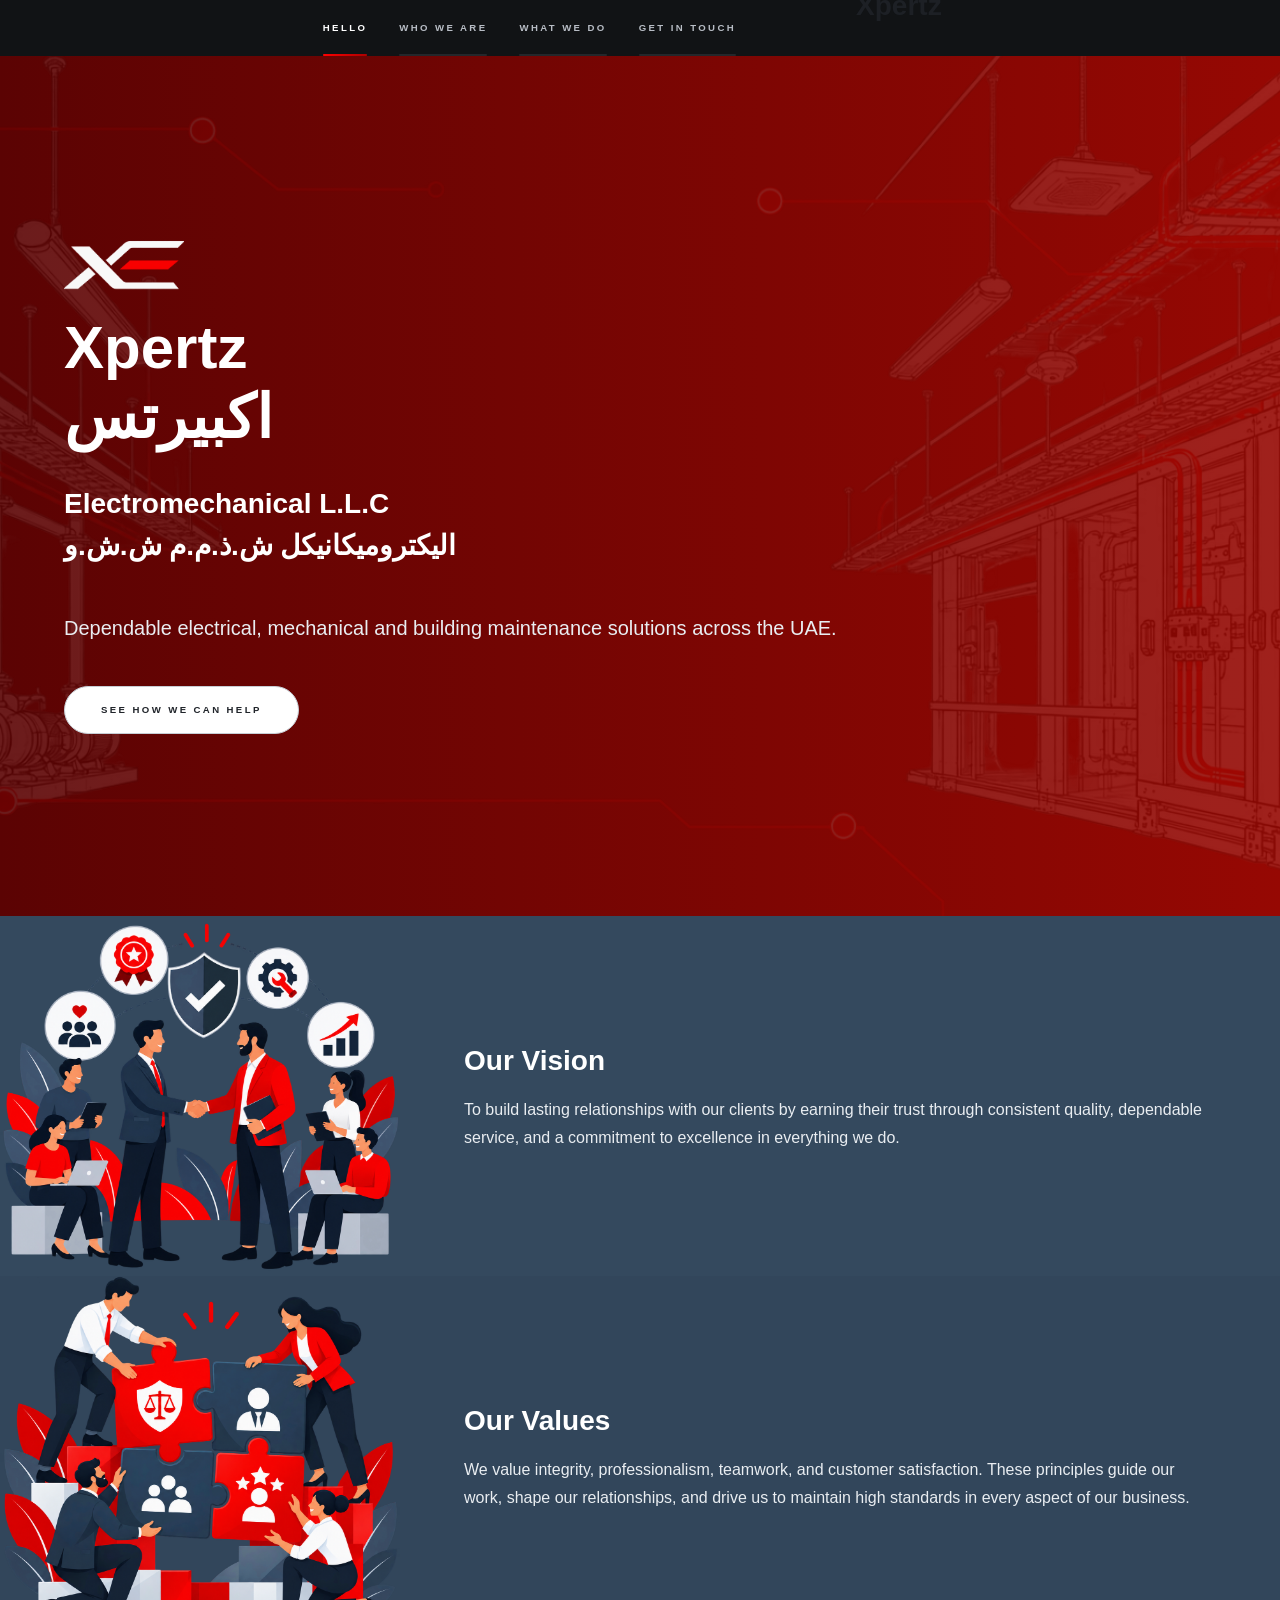
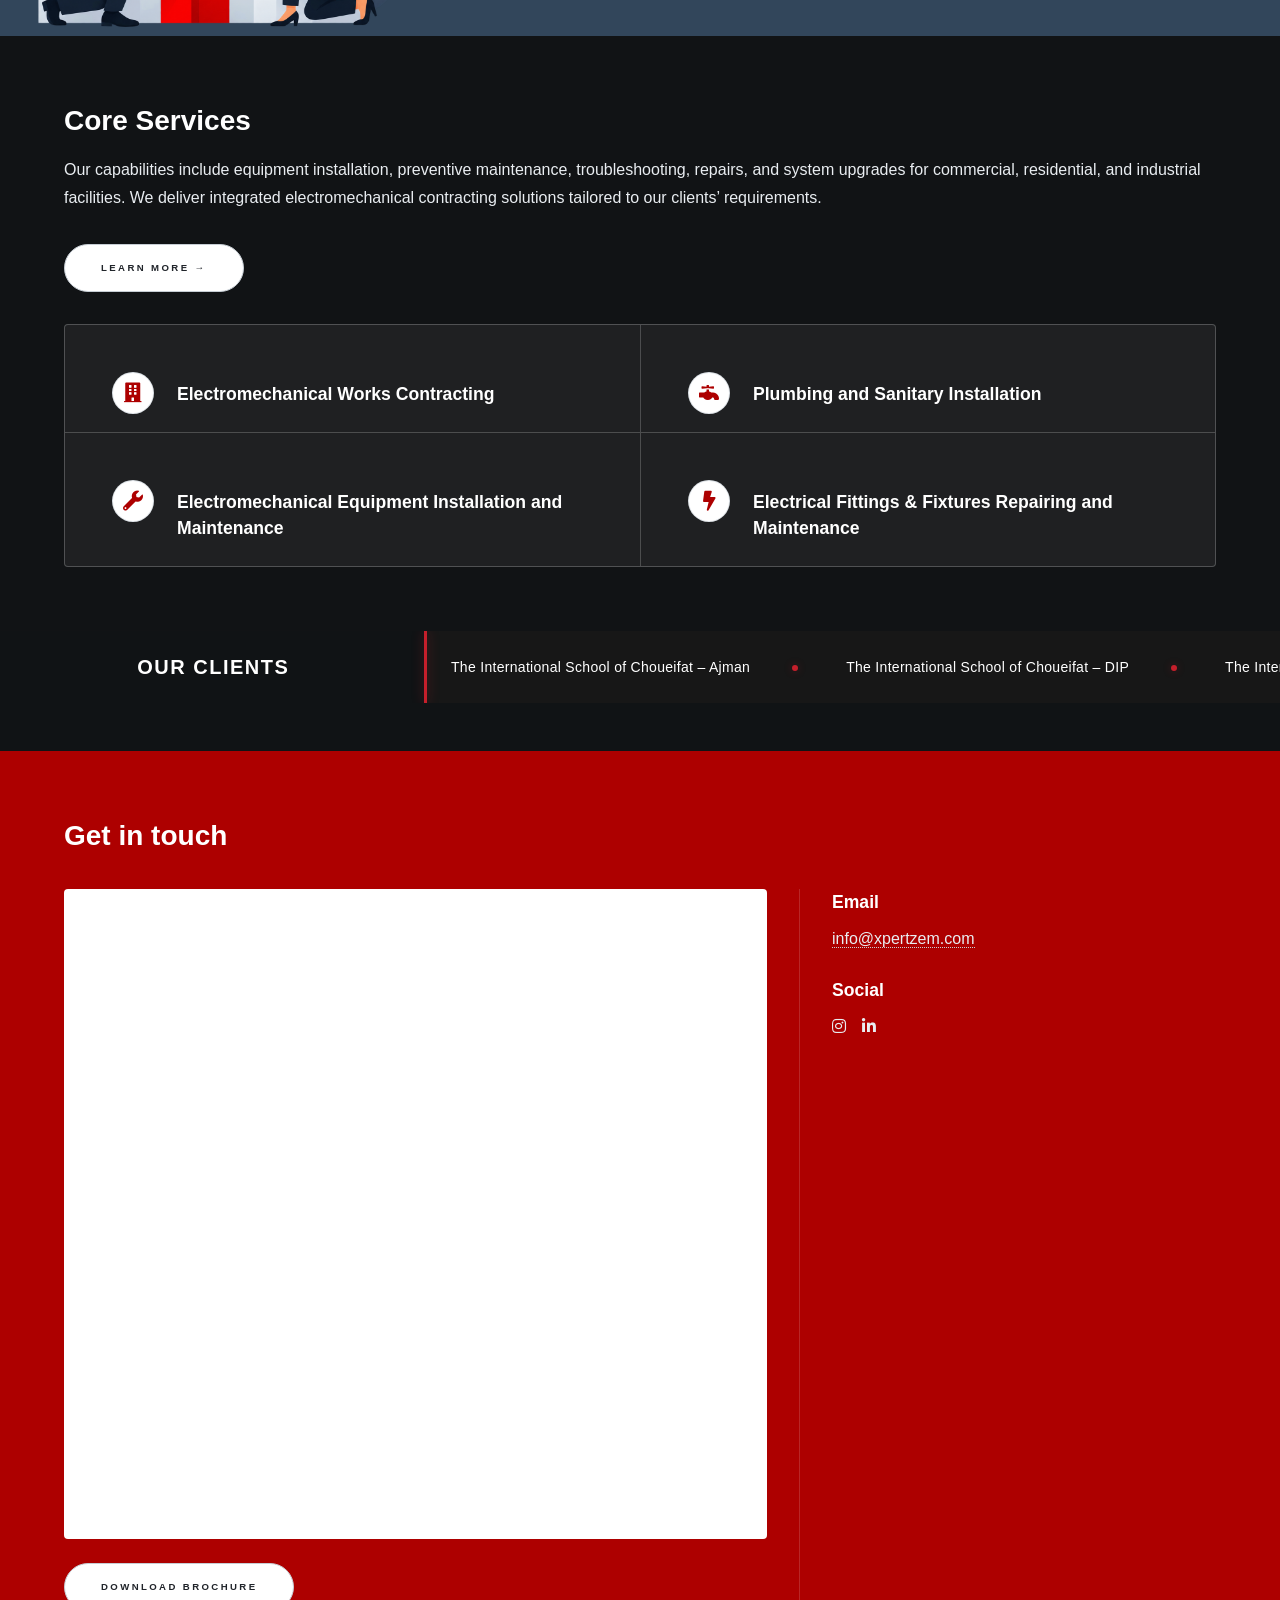
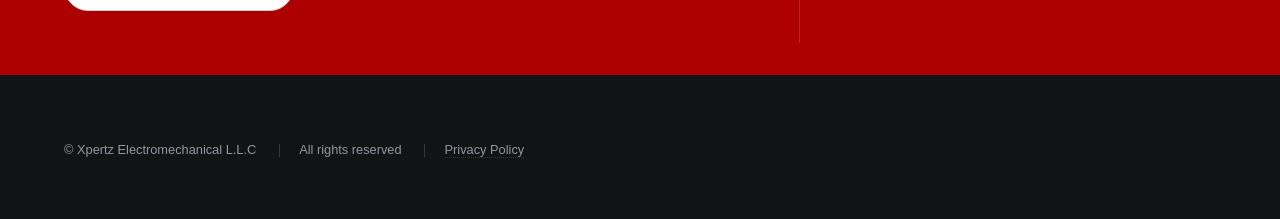
<file: index.html>
<!DOCTYPE HTML>

<html lang="en">
<head>
    <!-- Primary metadata -->
    <title>Xpertz Electromechanical L.L.C | Dubai, UAE</title>
    <meta charset="utf-8" />
    <meta name="viewport" content="width=device-width, initial-scale=1" />

    <meta name="description" content="Xpertz Electromechanical L.L.C provides electromechanical installation, maintenance, repair, electrical works, plumbing, process automation, and MEP services in UAE." />

    <meta name="keywords" content="Xpertz Electromechanical, Xpertz, MEP services, electromechanical works, electrical maintenance, process automation, plumbing,Dubai,UAE" />

    <meta name="author" content="Xpertz Electromechanical L.L.C" />
    <meta name="theme-color" content="#c51f2b" />
    <meta name="robots" content="index, follow" />

    <!-- Canonical URL -->
    <link rel="canonical" href="https://www.xpertzem.com/" />

    <!-- Favicons: create these files from the XE logo -->
    <link rel="icon" type="image/png" sizes="32x32"
          href="images\favicon.png" />
    <link rel="icon" type="image/png" sizes="16x16"
          href="images\favicon.png" />
    <link rel="apple-touch-icon" sizes="180x180"
          href="images\favicon.png" />
    <link rel="shortcut icon"
          href="images\favicon.png" />

    <!-- Open Graph: Facebook, LinkedIn, WhatsApp -->
    <meta property="og:type" content="website" />
    <meta property="og:locale" content="en_US" />
    <meta property="og:site_name"
          content="Xpertz Electromechanical L.L.C" />
    <meta property="og:title"
          content="Xpertz Electromechanical L.L.C | Dubai, UAE" />
    <meta property="og:description"
          content="Professional electromechanical, electrical, plumbing, maintenance, repair, and MEP services in UAE." />
    <meta property="og:url"
          content="https://www.xpertzem.com/" />
    <meta property="og:image"
          content="https://xpertzem.vercel.app/images/social.jpg" />
    <meta property="og:image:alt"
          content="Xpertz Electromechanical L.L.C. — XE company logo and electromechanical services" />

    <!-- Twitter / X -->
    <meta name="twitter:card" content="summary_large_image" />
    <meta name="twitter:title"
          content="Xpertz Electromechanical L.L.C." />
    <meta name="twitter:description"
          content="Electromechanical installation, repair, maintenance, and MEP services in Dubai, UAE." />
    <meta name="twitter:image"
          content="https://xpertzem.vercel.app/images/social.jpg" />

    <!-- Existing stylesheets -->
    <link rel="stylesheet" href="assets/css/main.css" />
    <noscript>
        <link rel="stylesheet" href="assets/css/noscript.css" />
    </noscript>
</head>

<!--Start of Tawk.to Script-->
<script type="text/javascript">
var Tawk_API=Tawk_API||{}, Tawk_LoadStart=new Date();
(function(){
var s1=document.createElement("script"),s0=document.getElementsByTagName("script")[0];
s1.async=true;
s1.src='https://embed.tawk.to/6acf23dd6f488734c7fc6412/1k4si870i';
s1.charset='UTF-8';
s1.setAttribute('crossorigin','*');
s0.parentNode.insertBefore(s1,s0);
})();
</script>
<!--End of Tawk.to Script-->


	<body class="is-preload">
	
		<!-- Sidebar -->
			<section id="sidebar">
				<div class="inner">
					<nav>
						<ul>
							<li><a href="#intro">Hello</a></li>
							<li><a href="#one">Who we are</a></li>
							<li><a href="#two">What we do</a></li>
							<li><a href="#three">Get in touch</a></li>
							<img
							id="side-logo"
							src="images/logo-white.png"
							alt="Xpertz Electromechanical services"
							style="width: 120px; height: auto; max-width: 100%; margin-top: 80px; opacity: 30%;"
							/>
							<h2 style="margin-bottom: 0; padding-bottom: 0;text-align: right; opacity: 80%; transform: translateY(-15px);">Xpertz       &nbsp;</h2>
						</ul>
					</nav>
				</div>
			</section>

		<!-- Wrapper -->
			<div id="wrapper">

				<!-- Intro -->
					
<section id="intro" class="wrapper style1 fullscreen fade-up"
    style="
        background: linear-gradient(
            90deg,
            #5b0303,
            #960803,
            #8e021b,
            #9a0f0f,
            #6a0404
        );
        background-size: 400% 400%;
        animation: redGradientFlow 7s ease-in-out infinite;
    ">

    <style>
        @keyframes redGradientFlow {
            0%   { background-position: 30% 50%; }
            25%  { background-position: 0% 80%; }
            50%  { background-position: 20% 100%; }
            75%  { background-position: 50% 50%; }
            100% { background-position: 30% 50%; }
        }
    </style>

							<img
							id="hero-image"
							src="images/bg.png"
							alt="Xpertz Electromechanical services"
						/>

						<div class="inner">
							<img
								src="images/logo-white.png"
								alt="Xpertz Electromechanical L.L.C"
								style="width: 120px; height: auto; max-width: 100%;"
							/>
							<h1 style="margin-bottom: 0; padding-bottom: 0;">Xpertz</h1>
							<h1 style="margin-top: 0; padding-top: 0; transform: translateY(-20px);">اكبيرتس</h1>
							<h2 style="margin-bottom: 0; padding-bottom: 0; transform: translateY(-30px);">Electromechanical L.L.C</h2>
							<h2 style="margin-top: 0; padding-top: 0; transform: translateY(-30px);">اليكتروميكانيكل ش.ذ.م.م ش.ش.و</h2>
							
							<p>Dependable electrical, mechanical and building maintenance solutions across the UAE.</p>
							<ul class="actions">
								<li><a href="#two" class="button scrolly">See How We Can Help</a></li>
							</ul>
						</div>
					</section>

			<!-- One -->
			<section id="one" class="wrapper style2 spotlights">
				<!-- <section>
					<a href="#" class="image"><img src="images/pic01.jpg" alt="" data-position="center center" /></a>
					<div class="content">
						<div class="inner">
							<h2>Who We Are</h2>
							<p>Xpertz Electromechanical L.L.C. is committed to delivering quality, reliability, and professionalism. With an experienced team and a customer-focused approach, we strive to maintain high standards, build lasting relationships, and ensure customer satisfaction through our dedication and expertise.</p>
							
						</div>
					</div>
				</section> -->

				<section>
					<a href="#one" class="image"><img src="images/pic02.png" alt="Our Vision" data-position="top center" /></a>
					<div class="content">
						<div class="inner">
							<h2>Our Vision</h2>
							<p>To build lasting relationships with our clients by earning their trust through consistent quality, dependable service, and a commitment to excellence in everything we do.</p>
							
						</div>
					</div>
				</section>
				<section>
					<a href="#one" class="image"><img src="images/pic03.png" alt="Our Values" data-position="25% 25%" /></a>
					<div class="content">
						<div class="inner">
							<h2>Our Values</h2>
							<p>We value integrity, professionalism, teamwork, and customer satisfaction. These principles guide our work, shape our relationships, and drive us to maintain high standards in every aspect of our business.</p>
							
						</div>
					</div>
				</section>
			</section>

				<!-- Two -->
					<section id="two" class="wrapper style3 fade-up">
						<div class="inner">
							<h2>Core Services</h2>
							<p>Our capabilities include equipment installation, preventive maintenance, troubleshooting, repairs, and system upgrades for commercial, residential, and industrial facilities. We deliver integrated electromechanical contracting solutions tailored to our clients’ requirements.</p>

							
<ul class="actions">
    <li>
        <a href="services.html"
           class="button"
           style="
               animation: ctaPulse 1.2s infinite;
               box-shadow: 0 0 0 0 rgba(255, 255, 255, 0.60);
           "
           onmouseover="
               this.style.transform='scale(1.08)';
               this.style.animationPlayState='running';
           "
           onmouseout="
               this.style.transform='scale(1)';
               this.style.animationPlayState='running';
           ">
            Learn more &rarr;
        </a>
    </li>
</ul>

<style>
    @keyframes ctaPulse {
        0% {
            box-shadow: 0 0 0 0  rgba(255, 255, 255, 0.45);
        }
        70% {
            box-shadow: 0 0 0 20px rgba(255, 255, 255, 0);
        }
        100% {
            box-shadow: 0 0 0 0  rgba(255, 255, 255, 0);
        }
    }
</style>

							
							<div class="features">
								<section>
									<span class="icon solid major fa-building"></span>
									<h3>Electromechanical Works Contracting</h3>
									
								</section>
								<section>
									<span class="icon solid major fa-faucet"></span>
									<h3>Plumbing and Sanitary Installation</h3>
								</section>
								<section>
									<span class="icon solid major fa-wrench"></span>
									<h3>Electromechanical Equipment Installation and Maintenance</h3>
									
								</section>
								<section>
									<span class="icon solid major fa-bolt"></span>
									<h3>Electrical Fittings & Fixtures Repairing and Maintenance</h3>
									
								</section>
																	
							</div>							
						</div>
					</section>


<!-- XPERTZ: OUR CLIENTS INFINITE MARQUEE -->
<style>
  .xpertz-marquee {
    width: 100%;
    display: flex;
    position: relative;
    overflow: hidden;
    isolation: isolate;
    box-sizing: border-box;
    background: #171717;
   
	margin-bottom: 3rem;
  }

  .xpertz-marquee *,
  .xpertz-marquee *::before,
  .xpertz-marquee *::after {
    box-sizing: border-box;
  }

  /* FIXED LEFT PANEL */
  .xpertz-marquee__label {
    position: relative;
    z-index: 2;
    flex: 0 0 33.333%;
    display: flex;
    align-items: center;
    justify-content: center;
    padding: 22px 18px;
    background: #101315;
    color: #ffffff;
    font-family: inherit;
    font-size: 20px;
    font-weight: 700;
    letter-spacing: 1.5px;
    text-transform: uppercase;
    line-height: 1.4;
  }

  /* Accent divider */
  .xpertz-marquee__label::after {
    content: "";
    position: absolute;
    top: 0;
    right: 0;
    width: 3px;
    height: 100%;
    background: #c51f2b;
    box-shadow: 0 0 12px rgba(197, 31, 43, 0.4);
  }

  /* RIGHT SCROLLING AREA */
  .xpertz-marquee__window {
    flex: 1 1 66.667%;
    min-width: 0;
    overflow: hidden;
    display: flex;
    align-items: center;
  }

  .xpertz-marquee__track {
    display: flex;
    flex-shrink: 0;
    width: max-content;
    animation: xpertz-clients-scroll 85s linear infinite;
    will-change: transform;
  }

  .xpertz-marquee__group {
    display: flex;
    align-items: center;
    flex-shrink: 0;
  }

  .xpertz-marquee__item {
    display: inline-flex;
    flex-shrink: 0;
    align-items: center;
    white-space: nowrap;
    padding: 24px 24px;
    color: #ffffff;
    font-family: inherit;
    font-size: 14px;
    font-weight: 500;
    letter-spacing: 0.3px;
    line-height: 1.5;
    transition: color 0.25s ease;
  }

  /* Red separators between client names */
  .xpertz-marquee__item::after {
    content: "";
    display: inline-block;
    flex-shrink: 0;
    width: 6px;
    height: 6px;
    margin-left: 42px;
    border-radius: 50%;
    background: #c51f2b;
    box-shadow: 0 0 8px rgba(197, 31, 43, 0.3);
  }

  .xpertz-marquee__item:hover {
    color: #ff5963;
  }

  /* Pause when hovering over the moving names */
  .xpertz-marquee__window:hover .xpertz-marquee__track {
    animation-play-state: paused;
  }

  /* Seamless infinite loop */
  @keyframes xpertz-clients-scroll {
    from {
      transform: translateX(0);
    }
    to {
      transform: translateX(-50%);
    }
  }

  /* TABLETS AND MOBILE */
  @media (max-width: 768px) {
    .xpertz-marquee__label {
      flex-basis: 30%;
      padding: 18px 12px;
      font-size: 15px;
      letter-spacing: 0.8px;
    }

    .xpertz-marquee__item {
      padding: 20px 16px;
      font-size: 13px;
    }

    .xpertz-marquee__item::after {
      margin-left: 28px;
      width: 5px;
      height: 5px;
    }

    .xpertz-marquee__track {
      animation-duration: 75s;
    }
  }

  @media (max-width: 480px) {
    .xpertz-marquee__label {
      flex-basis: 29%;
      padding: 14px 8px;
      font-size: 12px;
      letter-spacing: 0.4px;
      overflow-wrap: anywhere;
    }

    .xpertz-marquee__item {
      padding: 18px 12px;
      font-size: 12px;
    }

    .xpertz-marquee__item::after {
      margin-left: 22px;
    }

    .xpertz-marquee__track {
      animation-duration: 65s;
    }
  }

  /* Respect reduced-motion accessibility preferences */
  @media (prefers-reduced-motion: reduce) {
    .xpertz-marquee__track {
      animation: none;
    }

    .xpertz-marquee__window {
      overflow-x: auto;
    }
  }
</style>

<div class="xpertz-marquee"
     role="region"
     aria-label="Our clients and business partners">

  <!-- FIXED ONE-THIRD PANEL -->
  <div class="xpertz-marquee__label">
    Our Clients
  </div>

  <!-- MOVING TWO-THIRDS PANEL -->
  <div class="xpertz-marquee__window">

    <div class="xpertz-marquee__track">

      <!-- ORIGINAL CLIENT LIST -->
      <div class="xpertz-marquee__group">

        <span class="xpertz-marquee__item">The International School of Choueifat – Ajman</span>
        <span class="xpertz-marquee__item">The International School of Choueifat – DIP</span>
        <span class="xpertz-marquee__item">The International School of Choueifat – Aljada</span>
        <span class="xpertz-marquee__item">The International School of Choueifat – UAQ</span>
        <span class="xpertz-marquee__item">The International School of Choueifat – Sharjah</span>
        <span class="xpertz-marquee__item">The International School of Choueifat – RAK</span>
        <span class="xpertz-marquee__item">The International School of Choueifat – Al Ain</span>
        <span class="xpertz-marquee__item">Dubai Choueifat School</span>
        <span class="xpertz-marquee__item">DOW UCAR Emulsion System FZE</span>
        <span class="xpertz-marquee__item">MELUBCO</span>
        <span class="xpertz-marquee__item">Al Khabeer Water Treatment LLC</span>
        <span class="xpertz-marquee__item">Dutco Tennant L.L.C. – Dubai</span>
        <span class="xpertz-marquee__item">General International Technical LLC</span>
        <span class="xpertz-marquee__item">Auxilium Technical Services Co. LLC</span>
        <span class="xpertz-marquee__item">Al Amiri Building Contracting LLC</span>
        <span class="xpertz-marquee__item">BornFree Ceramics FZ LLC</span>
        <span class="xpertz-marquee__item">Arjaan by Rotana</span>
        <span class="xpertz-marquee__item">Barakat Quality Plus L.L.C.</span>
        <span class="xpertz-marquee__item">Malaysia Tech Cont. LLC</span>
        <span class="xpertz-marquee__item">Galore Stream LLC</span>
        <span class="xpertz-marquee__item">Sapients</span>

      </div>

      <!-- IDENTICAL DUPLICATE FOR CONTINUOUS LOOP -->
      <div class="xpertz-marquee__group" aria-hidden="true">

        <span class="xpertz-marquee__item">The International School of Choueifat – Ajman</span>
        <span class="xpertz-marquee__item">The International School of Choueifat – DIP</span>
        <span class="xpertz-marquee__item">The International School of Choueifat – Aljada</span>
        <span class="xpertz-marquee__item">The International School of Choueifat – UAQ</span>
        <span class="xpertz-marquee__item">The International School of Choueifat – Sharjah</span>
        <span class="xpertz-marquee__item">The International School of Choueifat – RAK</span>
        <span class="xpertz-marquee__item">The International School of Choueifat – Al Ain</span>
        <span class="xpertz-marquee__item">Dubai Choueifat School</span>
        <span class="xpertz-marquee__item">DOW / DOW UCAR Emulsion System FZE</span>
        <span class="xpertz-marquee__item">MELUBCO</span>
        <span class="xpertz-marquee__item">Al Khabeer Water Treatment LLC</span>
        <span class="xpertz-marquee__item">Dutco Tennant L.L.C. – Dubai</span>
        <span class="xpertz-marquee__item">General International Technical LLC</span>
        <span class="xpertz-marquee__item">Auxilium Technical Services Co. LLC</span>
        <span class="xpertz-marquee__item">Al Amiri Building Contracting LLC</span>
        <span class="xpertz-marquee__item">BornFree Ceramics FZ LLC</span>
        <span class="xpertz-marquee__item">Arjaan by Rotana</span>
        <span class="xpertz-marquee__item">Barakat Quality Plus L.L.C.</span>
        <span class="xpertz-marquee__item">Malaysia Tech Cont. LLC</span>
        <span class="xpertz-marquee__item">Galore Stream LLC</span>
        <span class="xpertz-marquee__item">Sapients</span>

      </div>

    </div>
  </div>
</div>


				<!-- Three -->
					<section id="three" class="wrapper style1 fade-up">
						<div class="inner">
							<h2>Get in touch</h2>
							<p></p>
							<div class="split style1">
								 <section>
        <div class="content">
            <div class="inner">

                <!-- Online PDF Renderer -->
                <div class="brochure-viewer"
                     style="width: 100%; height: 650px; overflow: hidden;
                            border-radius: 4px; background: #fff;">

                    <iframe
                        src="assets\Xpertz_Brochure.pdf"
                        title="Xpertz Company Brochure PDF Viewer"
                        width="100%"
                        height="100%"
                        style="border: 0;"
                        loading="lazy">
                    </iframe>

                </div>

                <ul class="actions" style="margin-top: 1.5em;">
                    <li>
                        <a href="assets\Xpertz_Brochure.pdf"
                           class="button"
                           download="Xpertz Electromechanical LLC.pdf">
                            Download Brochure
                        </a>
                    </li>
                </ul>
            </div>
        </div>
    </section>
								<section>
									<ul class="contact">
										
										<!-- <li>
											<h3>Address</h3>
											<span>
												Business Bay<br />
												Regal Tower<br/>Dubai, 46841<br />
												United Arab Emirates
											</span>
										</li> -->

										<li>
											
											<h3>Email</h3>
											<a href="mailto:info@xpertzem.com">info@xpertzem.com</a>
											
										</li>
										<!--
										
										<li>
											<h3>Phone</h3>
											<span>(000) 000-0000</span>
										</li> -->

										<li>
											<h3>Social</h3>
											<ul class="icons">
												
												<li><a href="#" class="icon brands fa-instagram"><span class="label">Instagram</span></a></li>
												<li><a href="#" class="icon brands fa-linkedin-in"><span class="label">LinkedIn</span></a></li>

											</ul>
										</li>
									</ul>
								</section>
							</div>
						</div>
					</section>

			</div>

		<!-- Footer -->
			<footer id="footer" class="wrapper style1-alt">
				<div class="inner">
					<ul class="menu">
						<li>&copy; Xpertz Electromechanical L.L.C</li>
						<li>All rights reserved</li>
						<li><a href="privacy.html">Privacy Policy</a></li>
					</ul>
				</div>
			</footer>

		<!-- Scripts -->
			<script src="assets/js/jquery.min.js"></script>
			<script src="assets/js/jquery.scrollex.min.js"></script>
			<script src="assets/js/jquery.scrolly.min.js"></script>
			<script src="assets/js/browser.min.js"></script>
			<script src="assets/js/breakpoints.min.js"></script>
			<script src="assets/js/util.js"></script>
			<script src="assets/js/main.js"></script>

	</body>
</html>
</file>
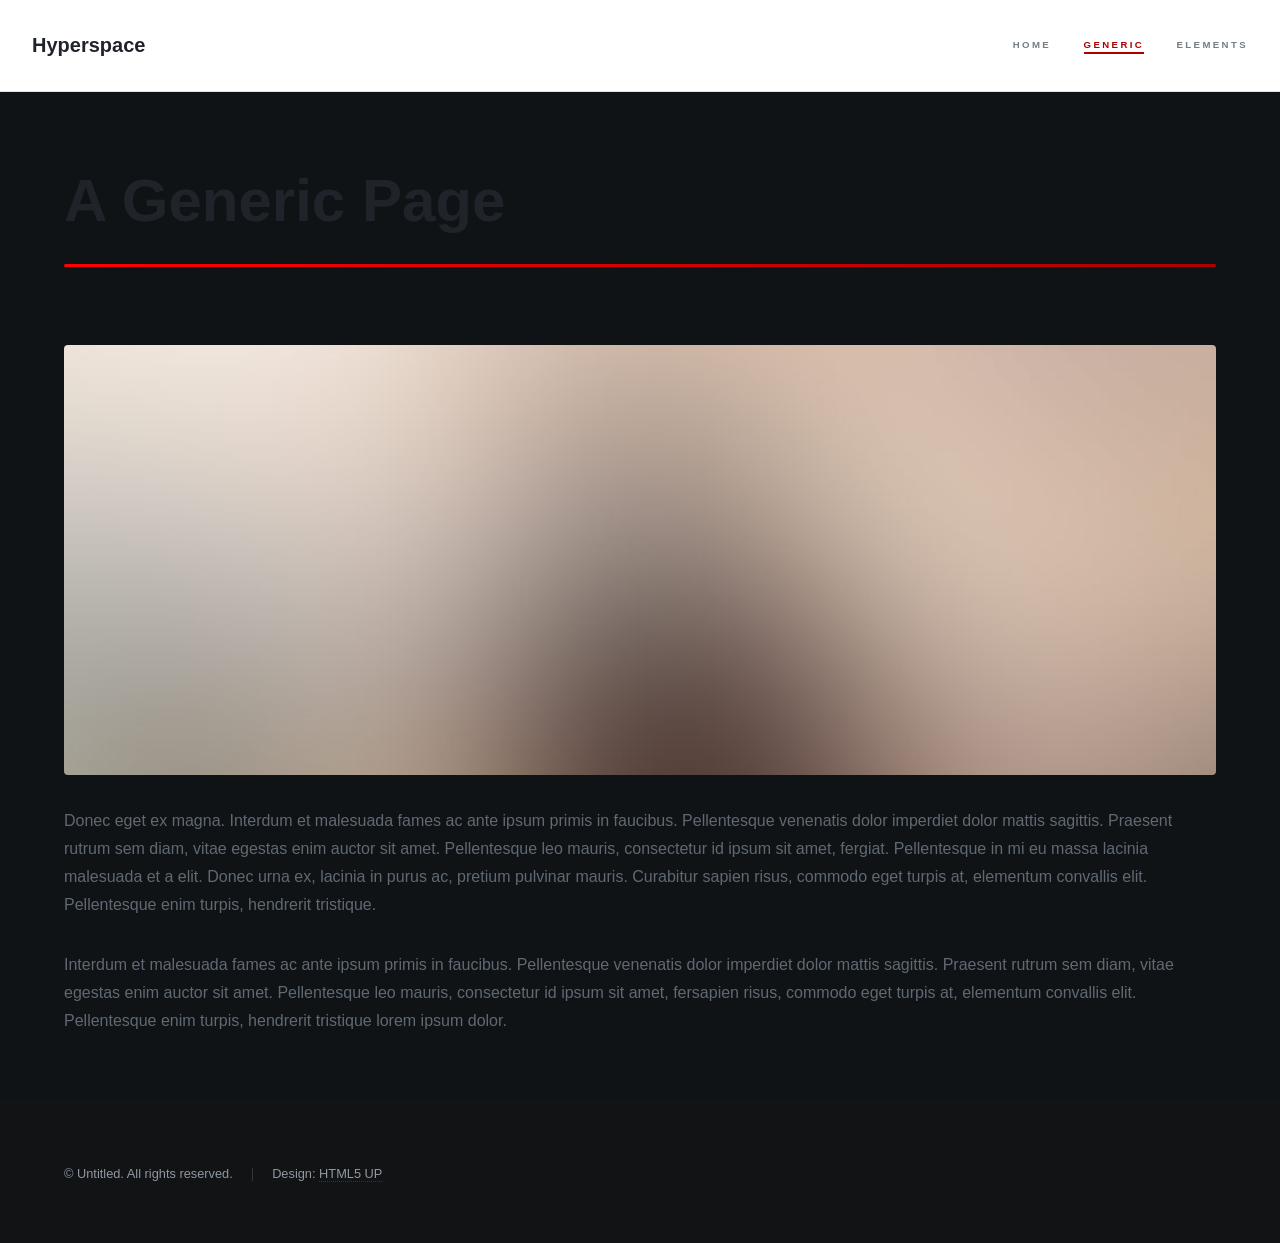
<file: generic.html>
<!DOCTYPE HTML>
<!--
	Hyperspace by HTML5 UP
	html5up.net | @ajlkn
	Free for personal and commercial use under the CCA 3.0 license (html5up.net/license)
-->
<html>
	<head>
		<title>Generic - Hyperspace by HTML5 UP</title>
		<meta charset="utf-8" />
		<meta name="viewport" content="width=device-width, initial-scale=1, user-scalable=no" />
		<link rel="stylesheet" href="assets/css/main.css" />
		<noscript><link rel="stylesheet" href="assets/css/noscript.css" /></noscript>
	</head>
	<body class="is-preload">

		<!-- Header -->
			<header id="header">
				<a href="index.html" class="title">Hyperspace</a>
				<nav>
					<ul>
						<li><a href="index.html">Home</a></li>
						<li><a href="generic.html" class="active">Generic</a></li>
						<li><a href="elements.html">Elements</a></li>
					</ul>
				</nav>
			</header>

		<!-- Wrapper -->
			<div id="wrapper">

				<!-- Main -->
					<section id="main" class="wrapper">
						<div class="inner">
							<h1 class="major">A Generic Page</h1>
							<span class="image fit"><img src="images/pic04.jpg" alt="" /></span>
							<p>Donec eget ex magna. Interdum et malesuada fames ac ante ipsum primis in faucibus. Pellentesque venenatis dolor imperdiet dolor mattis sagittis. Praesent rutrum sem diam, vitae egestas enim auctor sit amet. Pellentesque leo mauris, consectetur id ipsum sit amet, fergiat. Pellentesque in mi eu massa lacinia malesuada et a elit. Donec urna ex, lacinia in purus ac, pretium pulvinar mauris. Curabitur sapien risus, commodo eget turpis at, elementum convallis elit. Pellentesque enim turpis, hendrerit tristique.</p>
							<p>Interdum et malesuada fames ac ante ipsum primis in faucibus. Pellentesque venenatis dolor imperdiet dolor mattis sagittis. Praesent rutrum sem diam, vitae egestas enim auctor sit amet. Pellentesque leo mauris, consectetur id ipsum sit amet, fersapien risus, commodo eget turpis at, elementum convallis elit. Pellentesque enim turpis, hendrerit tristique lorem ipsum dolor.</p>
						</div>
					</section>

			</div>

		<!-- Footer -->
			<footer id="footer" class="wrapper alt">
				<div class="inner">
					<ul class="menu">
						<li>&copy; Untitled. All rights reserved.</li><li>Design: <a href="http://html5up.net">HTML5 UP</a></li>
					</ul>
				</div>
			</footer>

		<!-- Scripts -->
			<script src="assets/js/jquery.min.js"></script>
			<script src="assets/js/jquery.scrollex.min.js"></script>
			<script src="assets/js/jquery.scrolly.min.js"></script>
			<script src="assets/js/browser.min.js"></script>
			<script src="assets/js/breakpoints.min.js"></script>
			<script src="assets/js/util.js"></script>
			<script src="assets/js/main.js"></script>

	</body>
</html>
</file>
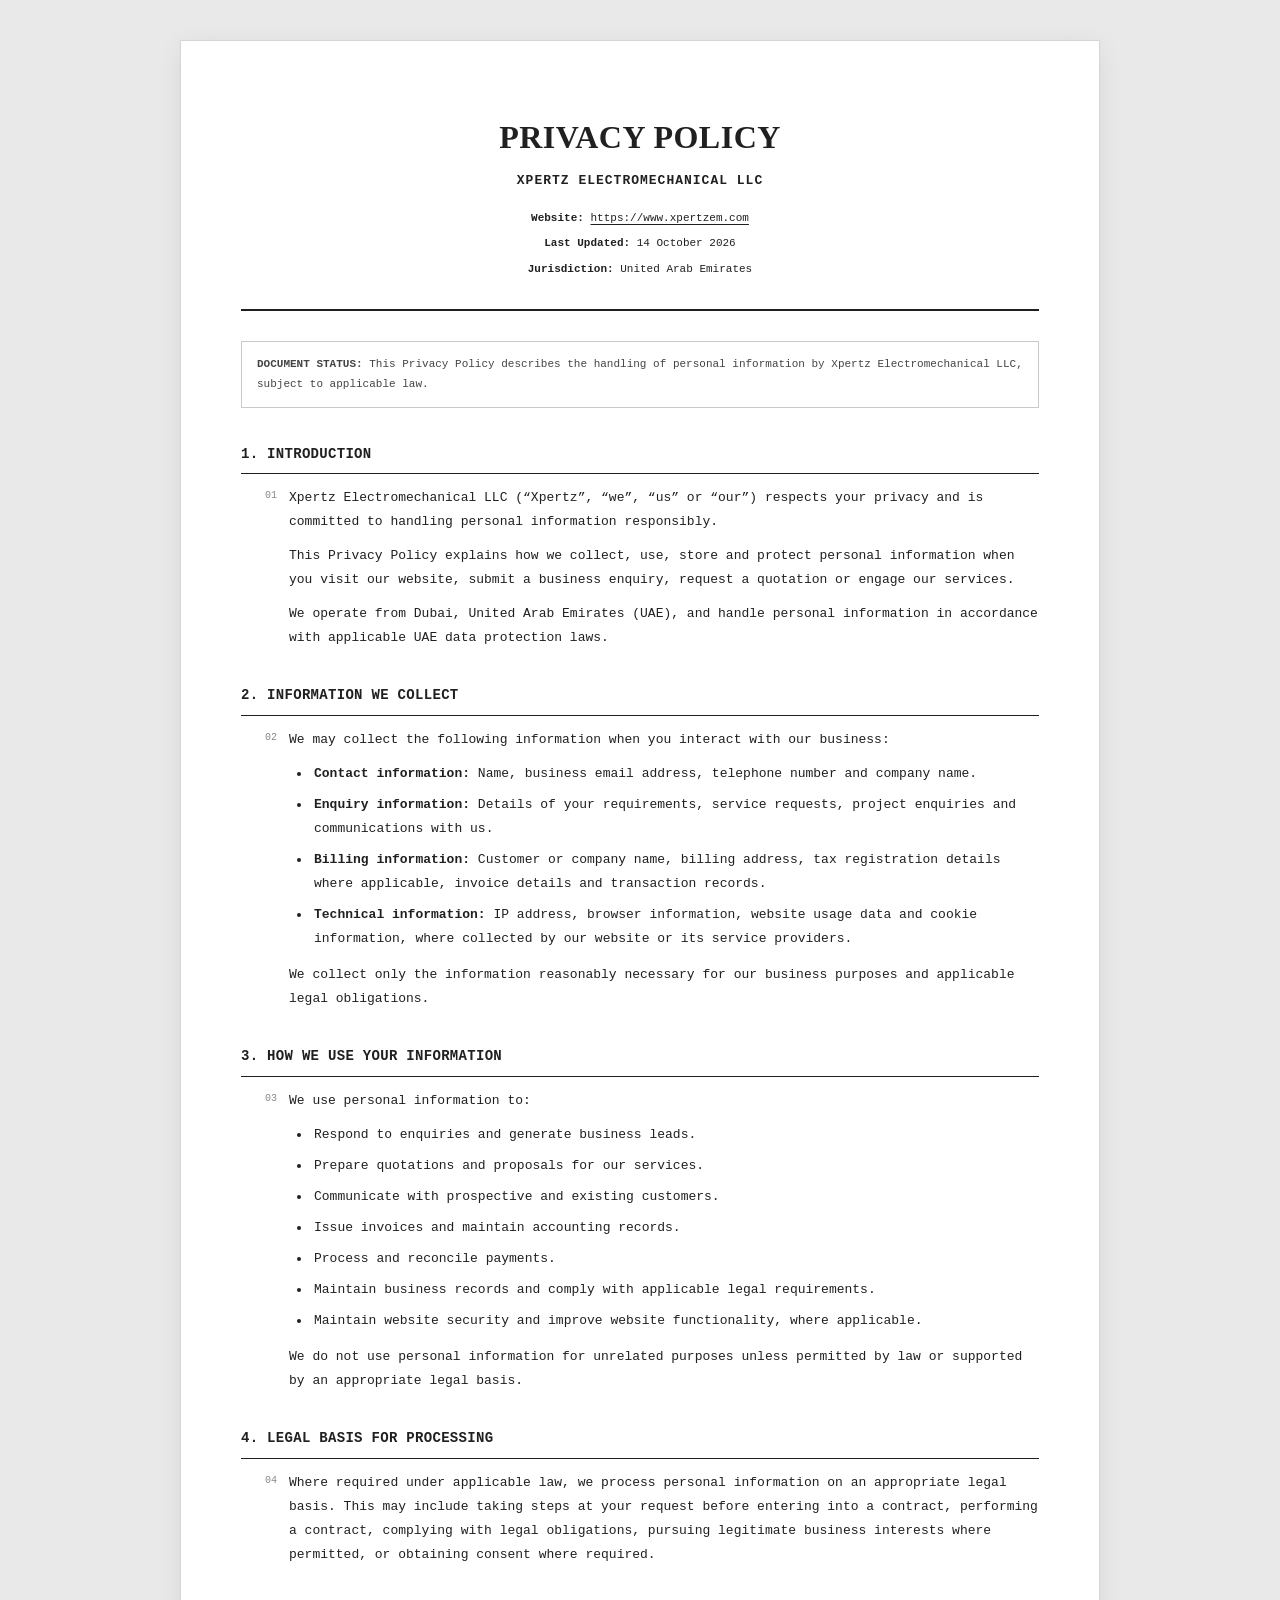
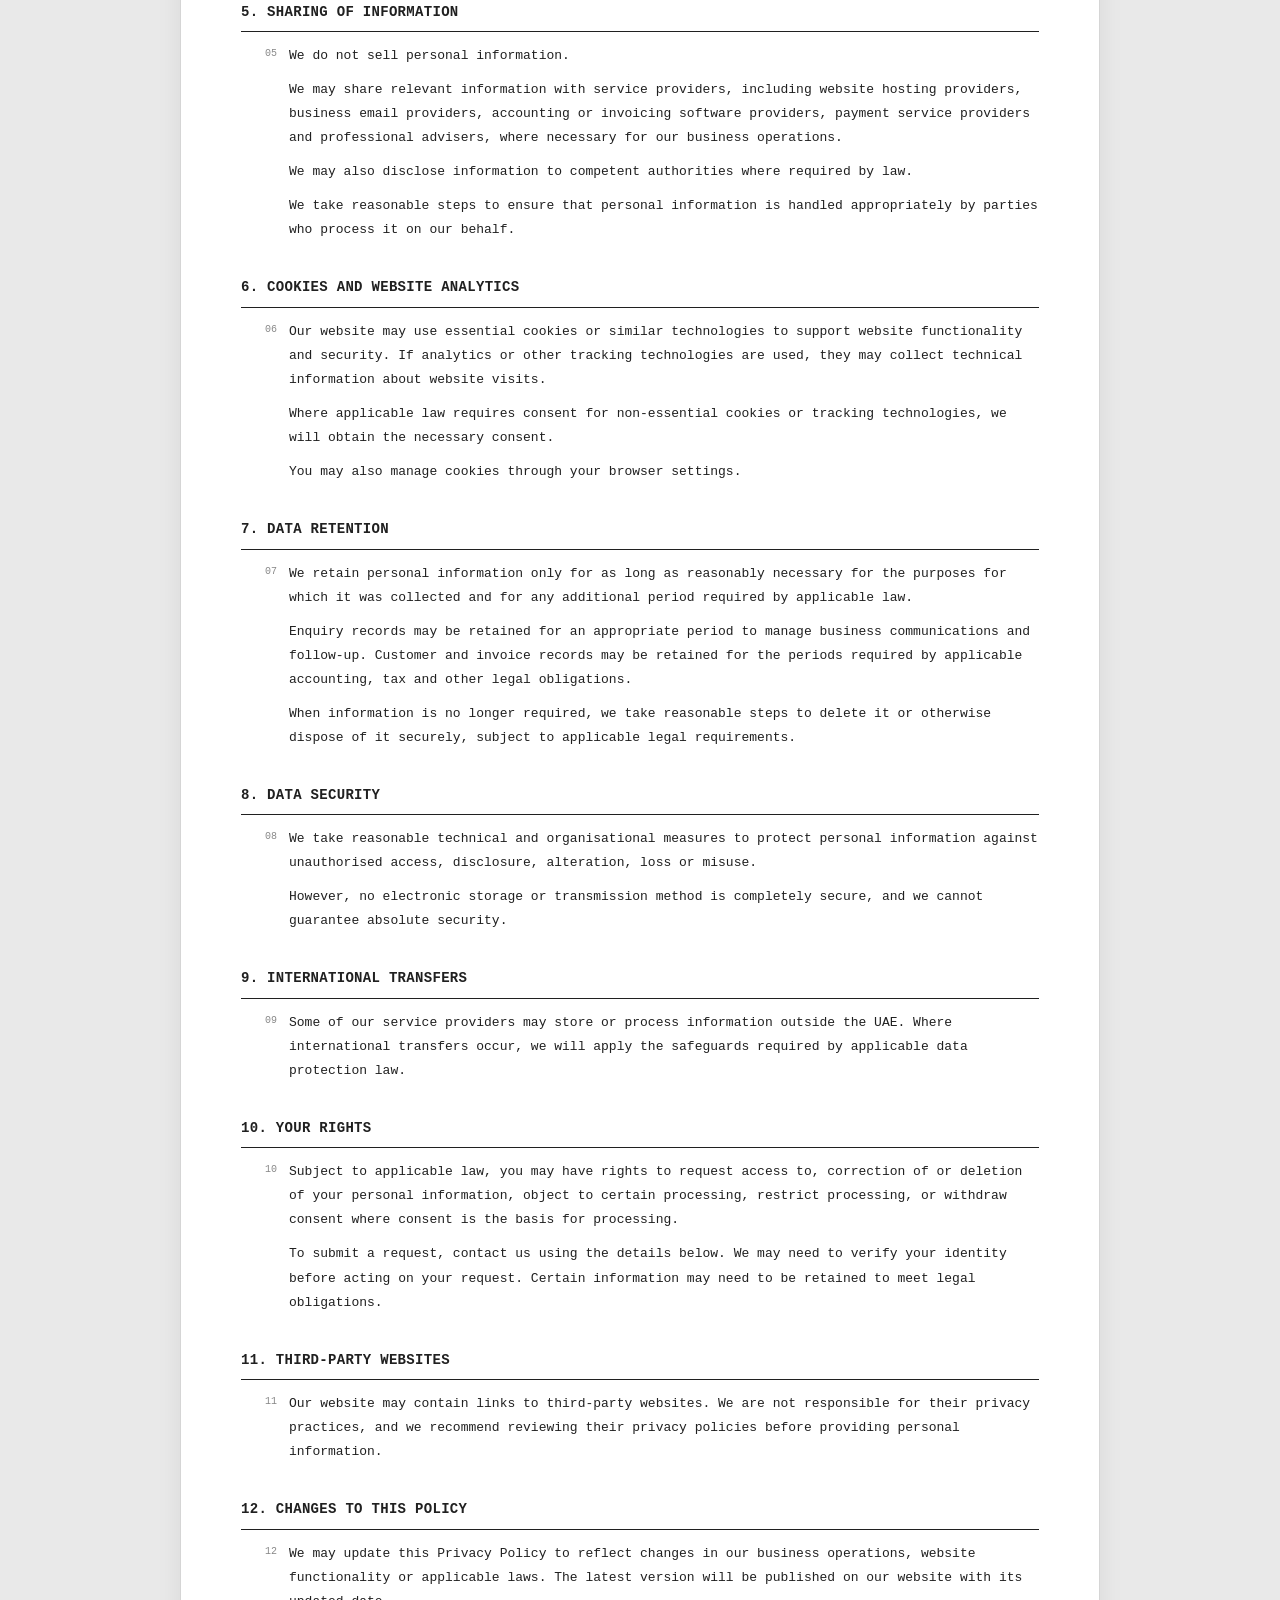
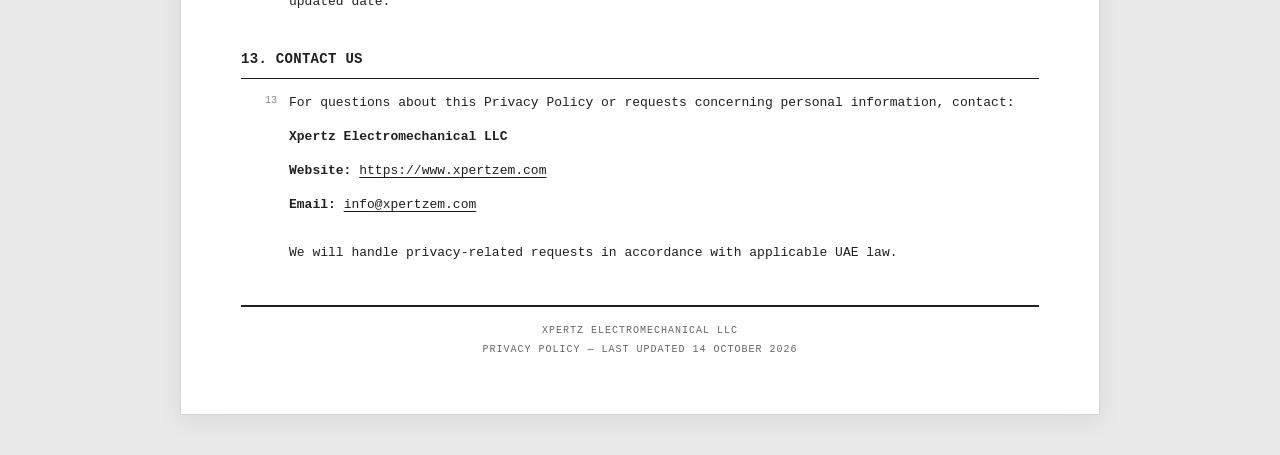
<file: privacy.html>
<!DOCTYPE html>
<html lang="en">
<head>
<meta charset="UTF-8">
<meta name="viewport" content="width=device-width, initial-scale=1.0">
<meta charset="utf-8" />
    <meta name="viewport" content="width=device-width, initial-scale=1" />

    <meta name="description" content="Xpertz Electromechanical L.L.C provides electromechanical installation, maintenance, repair, electrical works, plumbing, process automation, and MEP services in UAE." />

    <meta name="keywords" content="Xpertz Electromechanical, Xpertz, MEP services, electromechanical works, electrical maintenance, process automation, plumbing,Dubai,UAE" />

    <meta name="author" content="Xpertz Electromechanical L.L.C" />
    <meta name="theme-color" content="#c51f2b" />
    <meta name="robots" content="index, follow" />

    <!-- Canonical URL -->
    <link rel="canonical" href="https://www.xpertzem.com/" />

    <!-- Favicons: create these files from the XE logo -->
    <link rel="icon" type="image/png" sizes="32x32"
          href="images\favicon.png" />
    <link rel="icon" type="image/png" sizes="16x16"
          href="images\favicon.png" />
    <link rel="apple-touch-icon" sizes="180x180"
          href="images\favicon.png" />
    <link rel="shortcut icon"
          href="images\favicon.png" />

    <!-- Open Graph: Facebook, LinkedIn, WhatsApp -->
    <meta property="og:type" content="website" />
    <meta property="og:locale" content="en_US" />
    <meta property="og:site_name"
          content="Xpertz Electromechanical L.L.C" />
    <meta property="og:title"
          content="Xpertz Electromechanical L.L.C | Dubai, UAE" />
    <meta property="og:description"
          content="Professional electromechanical, electrical, plumbing, maintenance, repair, and MEP services in UAE." />
    <meta property="og:url"
          content="https://www.xpertzem.com/" />
    <meta property="og:image"
          content="https://xpertzem.vercel.app/images/social.jpg" />
    <meta property="og:image:alt"
          content="Xpertz Electromechanical L.L.C. — XE company logo and electromechanical services" />

    <!-- Twitter / X -->
    <meta name="twitter:card" content="summary_large_image" />
    <meta name="twitter:title"
          content="Xpertz Electromechanical L.L.C." />
    <meta name="twitter:description"
          content="Electromechanical installation, repair, maintenance, and MEP services in Dubai, UAE." />
    <meta name="twitter:image"
          content="https://xpertzem.vercel.app/images/social.jpg" />

<title>Privacy Policy | Xpertz Electromechanical LLC</title>

<meta name="description" content="Privacy Policy of Xpertz Electromechanical LLC, Dubai, UAE.">

<style>
    :root {
        --ink: #202020;
        --muted: #666;
        --rule: #c9c9c9;
        --paper: #ffffff;
        --gutter: #888;
        --accent: #263746;
    }

    * {
        box-sizing: border-box;
    }

    html {
        scroll-behavior: smooth;
    }

    body {
        margin: 0;
        padding: 40px 18px;
        background: #e9e9e9;
        color: var(--ink);
        font-family: "Courier New", Courier, monospace;
        font-size: 13px;
        line-height: 1.85;
    }

    .legal-document {
        max-width: 920px;
        margin: 0 auto;
        padding: 64px 60px 55px;
        background: var(--paper);
        border: 1px solid #d5d5d5;
        box-shadow: 0 5px 24px rgba(0, 0, 0, 0.07);
    }

    .document-header {
        text-align: center;
        padding-bottom: 25px;
        margin-bottom: 30px;
        border-bottom: 2px solid var(--ink);
    }

    .document-label {
        margin: 0 0 12px;
        color: var(--muted);
        font-size: 10px;
        letter-spacing: 3px;
        text-transform: uppercase;
    }

    h1 {
        margin: 0 0 12px;
        font-family: Georgia, "Times New Roman", serif;
        font-size: 32px;
        font-weight: 700;
        line-height: 1.25;
        letter-spacing: 0.5px;
        text-transform: uppercase;
    }

    .company-name {
        margin: 0 0 15px;
        font-size: 13px;
        font-weight: bold;
        letter-spacing: 1px;
    }

    .document-meta {
        margin: 5px 0;
        font-size: 11px;
        overflow-wrap: anywhere;
    }

    a {
        color: inherit;
        text-decoration: underline;
        text-underline-offset: 3px;
    }

    .document-notice {
        margin: 0 0 28px;
        padding: 12px 15px;
        border: 1px solid var(--rule);
        font-size: 11px;
        color: #444;
    }

    .policy-section {
        margin: 0 0 27px;
        scroll-margin-top: 20px;
    }

    .policy-section h2 {
        margin: 0 0 12px;
        padding: 7px 0 8px;
        border-bottom: 1px solid var(--ink);
        font-size: 14px;
        font-weight: bold;
        line-height: 1.6;
        letter-spacing: 0.3px;
        text-transform: uppercase;
        break-after: avoid;
    }

    .clause {
        display: grid;
        grid-template-columns: 36px minmax(0, 1fr);
        column-gap: 12px;
        margin: 0 0 12px;
        align-items: start;
        overflow-wrap: anywhere;
    }

    .line-number {
        display: block;
        padding-top: 1px;
        color: var(--gutter);
        font-size: 10px;
        line-height: 1.85;
        text-align: right;
        user-select: none;
    }

    .clause-content {
        min-width: 0;
    }

    .clause-content p {
        margin: 0 0 10px;
    }

    .clause-content p:last-child {
        margin-bottom: 0;
    }

    .clause-content ul {
        margin: 7px 0 12px;
        padding-left: 22px;
    }

    .clause-content li {
        margin-bottom: 7px;
        padding-left: 3px;
    }

    strong {
        font-weight: 700;
    }

    address {
        font-style: normal;
    }

    .document-footer {
        margin-top: 40px;
        padding-top: 15px;
        border-top: 2px solid var(--ink);
        text-align: center;
        color: var(--muted);
        font-size: 10px;
        letter-spacing: 1px;
    }

    @media (max-width: 600px) {
        body {
            padding: 12px 8px;
            font-size: 12px;
            line-height: 1.8;
        }

        .legal-document {
            padding: 30px 16px;
        }

        h1 {
            font-size: 25px;
        }

        .policy-section h2 {
            font-size: 12px;
        }

        .clause {
            grid-template-columns: 25px minmax(0, 1fr);
            column-gap: 8px;
        }

        .line-number {
            font-size: 9px;
        }
    }

    @media print {
        @page {
            size: A4;
            margin: 18mm 17mm 20mm;
        }

        body {
            padding: 0;
            background: #fff;
            color: #000;
            font-size: 10pt;
            line-height: 1.65;
        }

        .legal-document {
            max-width: none;
            margin: 0;
            padding: 0;
            border: none;
            box-shadow: none;
        }

        .document-header {
            margin-bottom: 24px;
        }

        .policy-section {
            break-inside: auto;
        }

        .policy-section h2 {
            break-after: avoid;
        }

        .clause {
            break-inside: avoid;
        }

        a {
            text-decoration: none;
        }

        a[href^="http"]::after {
            content: none;
        }

        .document-notice {
            background: #fff;
        }

        .document-footer {
            margin-top: 24px;
        }
    }
</style>
</head>

<body>

<main class="legal-document">

    <header class="document-header">
        <p class="document-label"></p>
        <h1>Privacy Policy</h1>
        <p class="company-name">XPERTZ ELECTROMECHANICAL LLC</p>

        <p class="document-meta">
            <strong>Website:</strong>
            <a href="https://www.xpertzem.com">
                https://www.xpertzem.com
            </a>
        </p>

        <p class="document-meta">
            <strong>Last Updated:</strong> 14 October 2026
        </p>

        <p class="document-meta">
            <strong>Jurisdiction:</strong> United Arab Emirates
        </p>
    </header>

    <div class="document-notice">
        <strong>DOCUMENT STATUS:</strong>
        This Privacy Policy describes the handling of personal information
        by Xpertz Electromechanical LLC, subject to applicable law.
    </div>

    <section class="policy-section" id="introduction">
        <h2>1. Introduction</h2>

        <div class="clause">
            <span class="line-number" aria-hidden="true">01</span>
            <div class="clause-content">
                <p>
                    Xpertz Electromechanical LLC (“Xpertz”, “we”, “us” or
                    “our”) respects your privacy and is committed to handling
                    personal information responsibly.
                </p>
                <p>
                    This Privacy Policy explains how we collect, use, store
                    and protect personal information when you visit our
                    website, submit a business enquiry, request a quotation
                    or engage our services.
                </p>
                <p>
                    We operate from Dubai, United Arab Emirates (UAE), and
                    handle personal information in accordance with applicable
                    UAE data protection laws.
                </p>
            </div>
        </div>
    </section>

    <section class="policy-section" id="information-collected">
        <h2>2. Information We Collect</h2>

        <div class="clause">
            <span class="line-number" aria-hidden="true">02</span>
            <div class="clause-content">
                <p>
                    We may collect the following information when you
                    interact with our business:
                </p>

                <ul>
                    <li>
                        <strong>Contact information:</strong>
                        Name, business email address, telephone number and
                        company name.
                    </li>
                    <li>
                        <strong>Enquiry information:</strong>
                        Details of your requirements, service requests,
                        project enquiries and communications with us.
                    </li>
                    <li>
                        <strong>Billing information:</strong>
                        Customer or company name, billing address, tax
                        registration details where applicable, invoice
                        details and transaction records.
                    </li>
                    <li>
                        <strong>Technical information:</strong>
                        IP address, browser information, website usage data
                        and cookie information, where collected by our
                        website or its service providers.
                    </li>
                </ul>

                <p>
                    We collect only the information reasonably necessary
                    for our business purposes and applicable legal
                    obligations.
                </p>
            </div>
        </div>
    </section>

    <section class="policy-section" id="use-of-information">
        <h2>3. How We Use Your Information</h2>

        <div class="clause">
            <span class="line-number" aria-hidden="true">03</span>
            <div class="clause-content">
                <p>We use personal information to:</p>

                <ul>
                    <li>Respond to enquiries and generate business leads.</li>
                    <li>Prepare quotations and proposals for our services.</li>
                    <li>
                        Communicate with prospective and existing customers.
                    </li>
                    <li>Issue invoices and maintain accounting records.</li>
                    <li>Process and reconcile payments.</li>
                    <li>
                        Maintain business records and comply with applicable
                        legal requirements.
                    </li>
                    <li>
                        Maintain website security and improve website
                        functionality, where applicable.
                    </li>
                </ul>

                <p>
                    We do not use personal information for unrelated purposes
                    unless permitted by law or supported by an appropriate
                    legal basis.
                </p>
            </div>
        </div>
    </section>

    <section class="policy-section" id="legal-basis">
        <h2>4. Legal Basis for Processing</h2>

        <div class="clause">
            <span class="line-number" aria-hidden="true">04</span>
            <div class="clause-content">
                <p>
                    Where required under applicable law, we process personal
                    information on an appropriate legal basis. This may
                    include taking steps at your request before entering into
                    a contract, performing a contract, complying with legal
                    obligations, pursuing legitimate business interests where
                    permitted, or obtaining consent where required.
                </p>
            </div>
        </div>
    </section>

    <section class="policy-section" id="sharing-information">
        <h2>5. Sharing of Information</h2>

        <div class="clause">
            <span class="line-number" aria-hidden="true">05</span>
            <div class="clause-content">
                <p>We do not sell personal information.</p>

                <p>
                    We may share relevant information with service providers,
                    including website hosting providers, business email
                    providers, accounting or invoicing software providers,
                    payment service providers and professional advisers,
                    where necessary for our business operations.
                </p>

                <p>
                    We may also disclose information to competent authorities
                    where required by law.
                </p>

                <p>
                    We take reasonable steps to ensure that personal
                    information is handled appropriately by parties who
                    process it on our behalf.
                </p>
            </div>
        </div>
    </section>

    <section class="policy-section" id="cookies">
        <h2>6. Cookies and Website Analytics</h2>

        <div class="clause">
            <span class="line-number" aria-hidden="true">06</span>
            <div class="clause-content">
                <p>
                    Our website may use essential cookies or similar
                    technologies to support website functionality and
                    security. If analytics or other tracking technologies
                    are used, they may collect technical information about
                    website visits.
                </p>

                <p>
                    Where applicable law requires consent for non-essential
                    cookies or tracking technologies, we will obtain the
                    necessary consent.
                </p>

                <p>
                    You may also manage cookies through your browser settings.
                </p>
            </div>
        </div>
    </section>

    <section class="policy-section" id="retention">
        <h2>7. Data Retention</h2>

        <div class="clause">
            <span class="line-number" aria-hidden="true">07</span>
            <div class="clause-content">
                <p>
                    We retain personal information only for as long as
                    reasonably necessary for the purposes for which it was
                    collected and for any additional period required by
                    applicable law.
                </p>

                <p>
                    Enquiry records may be retained for an appropriate period
                    to manage business communications and follow-up. Customer
                    and invoice records may be retained for the periods
                    required by applicable accounting, tax and other legal
                    obligations.
                </p>

                <p>
                    When information is no longer required, we take
                    reasonable steps to delete it or otherwise dispose of it
                    securely, subject to applicable legal requirements.
                </p>
            </div>
        </div>
    </section>

    <section class="policy-section" id="security">
        <h2>8. Data Security</h2>

        <div class="clause">
            <span class="line-number" aria-hidden="true">08</span>
            <div class="clause-content">
                <p>
                    We take reasonable technical and organisational measures
                    to protect personal information against unauthorised
                    access, disclosure, alteration, loss or misuse.
                </p>

                <p>
                    However, no electronic storage or transmission method is
                    completely secure, and we cannot guarantee absolute
                    security.
                </p>
            </div>
        </div>
    </section>

    <section class="policy-section" id="international-transfers">
        <h2>9. International Transfers</h2>

        <div class="clause">
            <span class="line-number" aria-hidden="true">09</span>
            <div class="clause-content">
                <p>
                    Some of our service providers may store or process
                    information outside the UAE. Where international
                    transfers occur, we will apply the safeguards required
                    by applicable data protection law.
                </p>
            </div>
        </div>
    </section>

    <section class="policy-section" id="your-rights">
        <h2>10. Your Rights</h2>

        <div class="clause">
            <span class="line-number" aria-hidden="true">10</span>
            <div class="clause-content">
                <p>
                    Subject to applicable law, you may have rights to request
                    access to, correction of or deletion of your personal
                    information, object to certain processing, restrict
                    processing, or withdraw consent where consent is the
                    basis for processing.
                </p>

                <p>
                    To submit a request, contact us using the details below.
                    We may need to verify your identity before acting on
                    your request. Certain information may need to be retained
                    to meet legal obligations.
                </p>
            </div>
        </div>
    </section>

    <section class="policy-section" id="third-party-websites">
        <h2>11. Third-Party Websites</h2>

        <div class="clause">
            <span class="line-number" aria-hidden="true">11</span>
            <div class="clause-content">
                <p>
                    Our website may contain links to third-party websites.
                    We are not responsible for their privacy practices, and
                    we recommend reviewing their privacy policies before
                    providing personal information.
                </p>
            </div>
        </div>
    </section>

    <section class="policy-section" id="policy-changes">
        <h2>12. Changes to This Policy</h2>

        <div class="clause">
            <span class="line-number" aria-hidden="true">12</span>
            <div class="clause-content">
                <p>
                    We may update this Privacy Policy to reflect changes in
                    our business operations, website functionality or
                    applicable laws. The latest version will be published
                    on our website with its updated date.
                </p>
            </div>
        </div>
    </section>

    <section class="policy-section" id="contact">
        <h2>13. Contact Us</h2>

        <div class="clause">
            <span class="line-number" aria-hidden="true">13</span>
            <div class="clause-content">
                <p>
                    For questions about this Privacy Policy or requests
                    concerning personal information, contact:
                </p>

                <address>
                    <p>
                        <strong>Xpertz Electromechanical LLC</strong>
                    </p>

                    <p>
                        <strong>Website:</strong>
                        <a href="https://www.xpertzem.com">
                            https://www.xpertzem.com
                        </a>
                    </p>

                    <p>
                        <strong>Email:</strong>
                        <a href="mailto:info@xpertzem.com">
                            info@xpertzem.com
                        </a>
                    </p>

                    <!-- <p>
                        <strong>Telephone:</strong>
                        <a href="tel:+971567918146">
                            +971 56 7918146
                        </a>
                    </p> -->

                    <!-- <p>
                        <strong>Registered business address:</strong>
                        4th Floor, Rasis Business Center Building,
                        Al Barsha 1, Dubai, United Arab Emirates.
                    </p> -->
                </address>

                <p>
                </br>
                    We will handle privacy-related requests in accordance
                    with applicable UAE law.
                </p>
            </div>
        </div>
    </section>

    <footer class="document-footer">
        XPERTZ ELECTROMECHANICAL LLC
        <br>
        PRIVACY POLICY — LAST UPDATED 14 OCTOBER 2026
    </footer>

</main>

<script>
    /*
     * Number each legal clause automatically.
     * The numbering remains independent of the policy section numbers.
     */
    document.querySelectorAll(".clause").forEach((clause, index) => {
        const number = clause.querySelector(".line-number");

        if (number) {
            number.textContent = String(index + 1).padStart(2, "0");
        }
    });
</script>

</body>
</html>
</file>
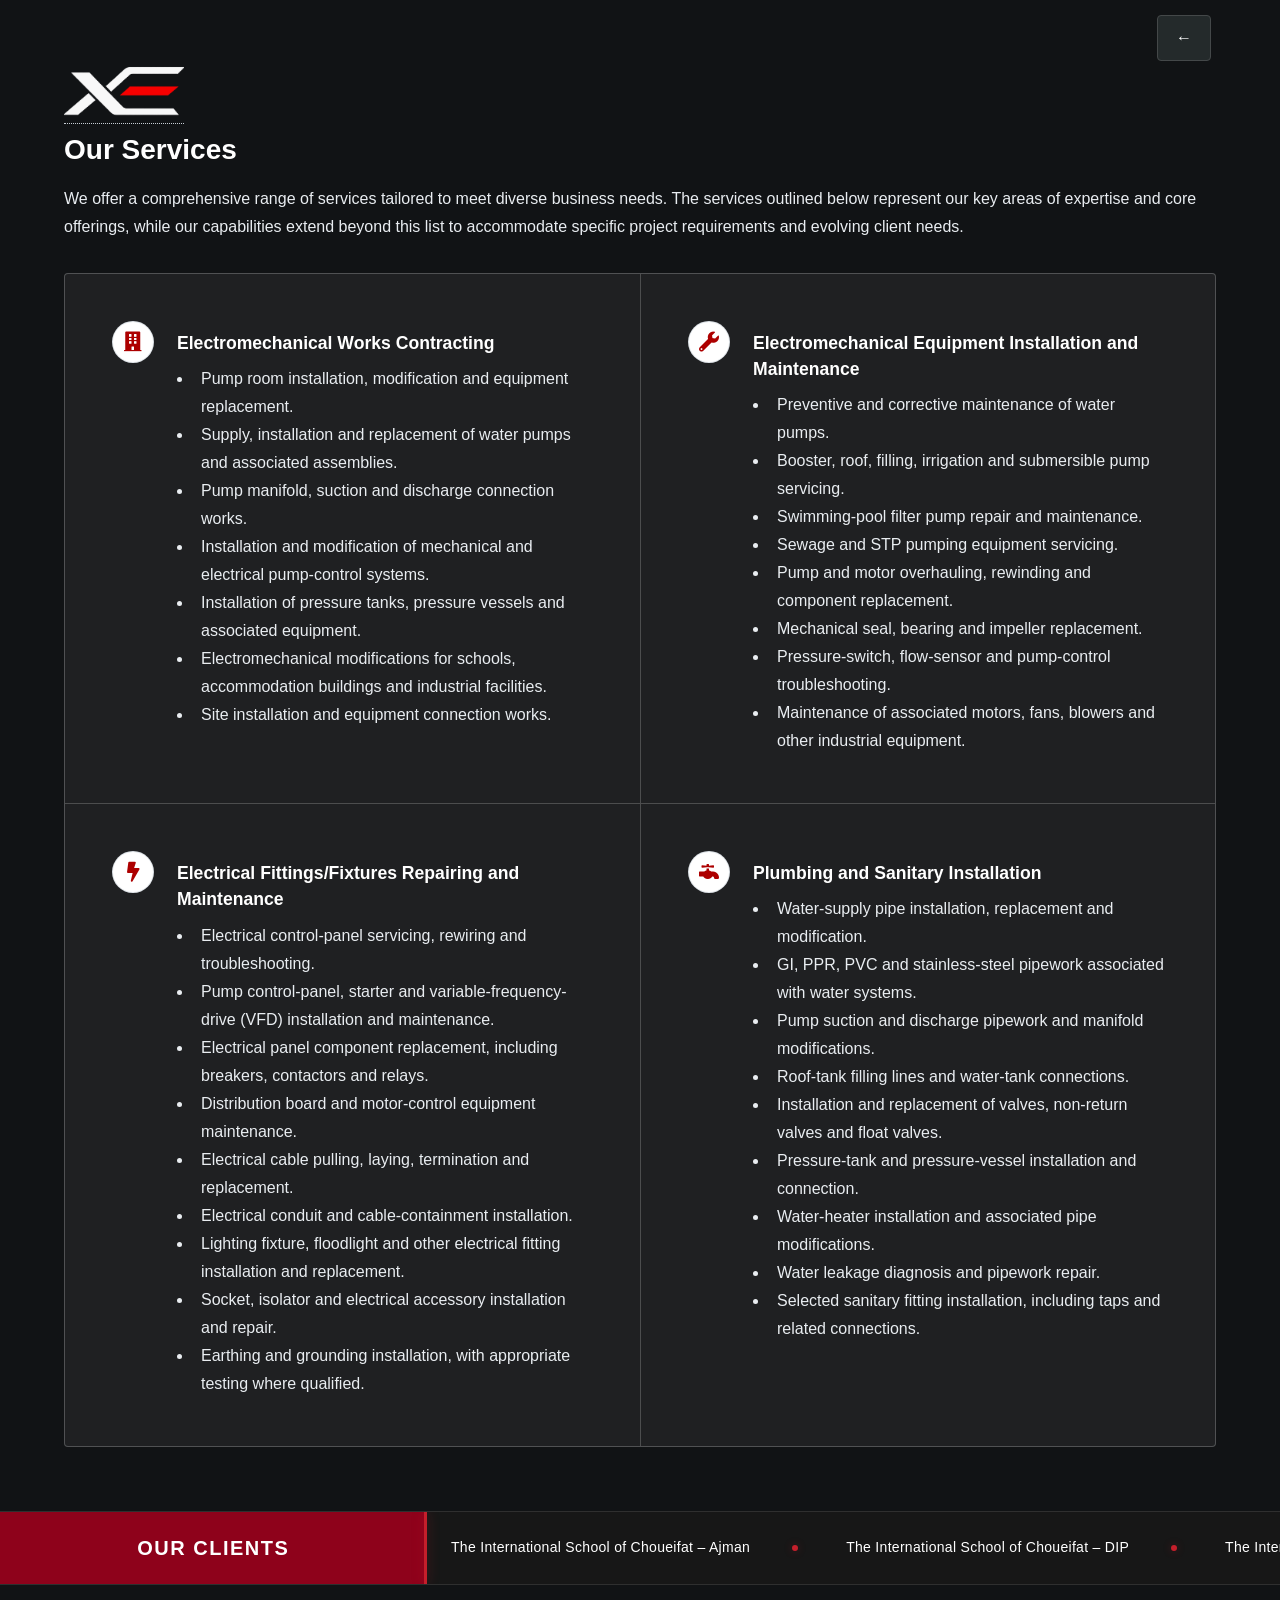
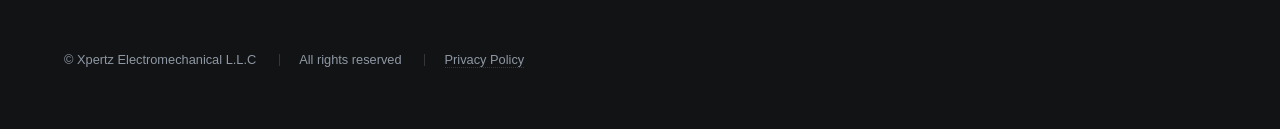
<file: services.html>
<!DOCTYPE HTML>

<html lang="en">
<head>
    <!-- Primary metadata -->
    <title>Xpertz Electromechanical L.L.C. | Dubai, UAE</title>
    <meta charset="utf-8" />
    <meta name="viewport" content="width=device-width, initial-scale=1" />

    <meta name="description" content="Xpertz Electromechanical L.L.C. provides electromechanical installation, maintenance, repair, electrical works, plumbing, process automation, and MEP services in UAE." />

    <meta name="keywords" content="Xpertz Electromechanical, Xpertz, MEP services, electromechanical works, electrical maintenance, process automation, plumbing,Dubai,UAE" />

    <meta name="author" content="Xpertz Electromechanical L.L.C." />
    <meta name="theme-color" content="#c51f2b" />
    <meta name="robots" content="index, follow" />

    <!-- Canonical URL -->
    <link rel="canonical" href="https://www.xpertzem.com/" />

    <!-- Favicons: create these files from the XE logo -->
    <link rel="icon" type="image/png" sizes="32x32"
          href="images\favicon.png" />
    <link rel="icon" type="image/png" sizes="16x16"
          href="images\favicon.png" />
    <link rel="apple-touch-icon" sizes="180x180"
          href="images\favicon.png" />
    <link rel="shortcut icon"
          href="images\favicon.png" />

    <!-- Open Graph: Facebook, LinkedIn, WhatsApp -->
    <meta property="og:type" content="website" />
    <meta property="og:locale" content="en_US" />
    <meta property="og:site_name"
          content="Xpertz Electromechanical L.L.C." />
    <meta property="og:title"
          content="Xpertz Electromechanical L.L.C. | Dubai, UAE" />
    <meta property="og:description"
          content="Professional electromechanical, electrical, plumbing, maintenance, repair, and MEP services in UAE." />
    <meta property="og:url"
          content="https://www.xpertzem.com/" />
    <meta property="og:image"
          content="https://www.xpertzem.com/assets/images/xpertz-social-preview.jpg" />
    <meta property="og:image:alt"
          content="Xpertz Electromechanical L.L.C. — XE company logo and electromechanical services" />

    <!-- Twitter / X -->
    <meta name="twitter:card" content="summary_large_image" />
    <meta name="twitter:title"
          content="Xpertz Electromechanical L.L.C." />
    <meta name="twitter:description"
          content="Electromechanical installation, repair, maintenance, and MEP services in Dubai, UAE." />
    <meta name="twitter:image"
          content="https://www.xpertzem.com/assets/images/xpertz-social-preview.jpg" />

    <!-- Existing stylesheets -->
    <link rel="stylesheet" href="assets/css/main.css" />
    <noscript>
        <link rel="stylesheet" href="assets/css/noscript.css" />
    </noscript>
</head>
	<body class="is-preload">

		<!-- Wrapper -->
			<div id="wrapper">		

				<div style="
					position: fixed;
					top: 0;
					right: 0;
					background: transparent;
					padding: 15px 5.4%;
					 z-index: 1000;
				">
					<a href="index.html#two"
					style="
						display: inline-block;
						padding: 10px 18px;
						background: #242a2b;
						color: #ffffff;
						border: 1px solid #444849;
						border-radius: 4px;
						text-decoration: none;
						font-size: 16px;
						font-weight: 600;
						line-height: 1.5;
						transition: background 0.2s ease, color 0.2s ease;
					"
					onmouseover="this.style.background='#343a3b'; this.style.color='#ffffff';"
					onmouseout="this.style.background='#242a2b'; this.style.color='#ffffff';"
					>
						&larr; 
					</a>
				</div>
						
				<!-- Two -->
					<section id="two" class="wrapper style3 fade-up">
						<div class="inner">
						<a href="/index.html#two" style="text-decoration: none;">
							<img
								src="images/logo-white.png"
								alt="Xpertz Electromechanical L.L.C"
								style="width: 120px; height: auto; max-width: 100%;"
							/>
						</a>

							<h2>Our Services</h2>
							<p>We offer a comprehensive range of services tailored to meet diverse business needs. The services outlined below represent our key areas of expertise and core offerings, while our capabilities extend beyond this list to accommodate specific project requirements and evolving client needs.</p>
							<div class="features">
								<section>
									<span class="icon solid major fa-building"></span>
									<h3>Electromechanical Works Contracting</h3>
									<ul>
																				<li>Pump room installation, modification and equipment replacement.</li>
										<li>Supply, installation and replacement of water pumps and associated assemblies.</li>
										<li>Pump manifold, suction and discharge connection works.</li>
										<li>Installation and modification of mechanical and electrical pump-control systems.</li>
										<li>Installation of pressure tanks, pressure vessels and associated equipment.</li>
										<li>Electromechanical modifications for schools, accommodation buildings and industrial facilities.</li>
										<li>Site installation and equipment connection works.</li>

									</ul>
								</section>
								<section>
									<span class="icon solid major fa-wrench"></span>
									<h3>Electromechanical Equipment Installation and Maintenance</h3>
									<ul>
										
										<li>Preventive and corrective maintenance of water pumps.</li>
										<li>Booster, roof, filling, irrigation and submersible pump servicing.</li>
										<li>Swimming-pool filter pump repair and maintenance.</li>
										<li>Sewage and STP pumping equipment servicing.</li>
										<li>Pump and motor overhauling, rewinding and component replacement.</li>
										<li>Mechanical seal, bearing and impeller replacement.</li>
										<li>Pressure-switch, flow-sensor and pump-control troubleshooting.</li>
										<li>Maintenance of associated motors, fans, blowers and other industrial equipment.</li>
										

									</ul>
								</section>
								<section>
									<span class="icon solid major fa-bolt"></span>
									<h3>Electrical Fittings/Fixtures Repairing and Maintenance</h3>
									<ul>
										
										<li>Electrical control-panel servicing, rewiring and troubleshooting.</li>
										<li>Pump control-panel, starter and variable-frequency-drive (VFD) installation and maintenance.</li>
										<li>Electrical panel component replacement, including breakers, contactors and relays.</li>
										<li>Distribution board and motor-control equipment maintenance.</li>
										<li>Electrical cable pulling, laying, termination and replacement.</li>
										<li>Electrical conduit and cable-containment installation.</li>
										<li>Lighting fixture, floodlight and other electrical fitting installation and replacement.</li>
										<li>Socket, isolator and electrical accessory installation and repair.</li>
										<li>Earthing and grounding installation, with appropriate testing where qualified.</li>

									</ul>
								</section>
								<section>
									<span class="icon solid major fa-faucet"></span>
									<h3>Plumbing and Sanitary Installation</h3>
									<ul>

									<li>Water-supply pipe installation, replacement and modification.</li>
									<li>GI, PPR, PVC and stainless-steel pipework associated with water systems.</li>
									<li>Pump suction and discharge pipework and manifold modifications.</li>
									<li>Roof-tank filling lines and water-tank connections.</li>
									<li>Installation and replacement of valves, non-return valves and float valves.</li>
									<li>Pressure-tank and pressure-vessel installation and connection.</li>
									<li>Water-heater installation and associated pipe modifications.</li>
									<li>Water leakage diagnosis and pipework repair.</li>
									<li>Selected sanitary fitting installation, including taps and related connections.</li>

									</ul>
								</section>

							</div>
							 
						</div>
					</section>

				<!-- Three -->
					<section id="three" class="wrapper style3 fade-up" >
							
<!-- XPERTZ: OUR CLIENTS INFINITE MARQUEE -->
<style>
  .xpertz-marquee {
    width: 100%;
    display: flex;
    position: relative;
    overflow: hidden;
    isolation: isolate;
    box-sizing: border-box;
    background: #171717;
    border-top: 1px solid rgba(255, 255, 255, 0.10);
    border-bottom: 1px solid rgba(255, 255, 255, 0.10);
  }

  .xpertz-marquee *,
  .xpertz-marquee *::before,
  .xpertz-marquee *::after {
    box-sizing: border-box;
  }

  /* FIXED LEFT PANEL */
  .xpertz-marquee__label {
    position: relative;
    z-index: 2;
    flex: 0 0 33.333%;
    display: flex;
    align-items: center;
    justify-content: center;
    padding: 22px 18px;
    background: #8e021b;
    color: #ffffff;
    font-family: inherit;
    font-size: 20px;
    font-weight: 700;
    letter-spacing: 1.5px;
    text-transform: uppercase;
    line-height: 1.4;
  }

  /* Accent divider */
  .xpertz-marquee__label::after {
    content: "";
    position: absolute;
    top: 0;
    right: 0;
    width: 3px;
    height: 100%;
    background: #c51f2b;
    box-shadow: 0 0 12px rgba(197, 31, 43, 0.4);
  }

  /* RIGHT SCROLLING AREA */
  .xpertz-marquee__window {
    flex: 1 1 66.667%;
    min-width: 0;
    overflow: hidden;
    display: flex;
    align-items: center;
  }

  .xpertz-marquee__track {
    display: flex;
    flex-shrink: 0;
    width: max-content;
    animation: xpertz-clients-scroll 85s linear infinite;
    will-change: transform;
  }

  .xpertz-marquee__group {
    display: flex;
    align-items: center;
    flex-shrink: 0;
  }

  .xpertz-marquee__item {
    display: inline-flex;
    flex-shrink: 0;
    align-items: center;
    white-space: nowrap;
    padding: 24px 24px;
    color: #ffffff;
    font-family: inherit;
    font-size: 14px;
    font-weight: 500;
    letter-spacing: 0.3px;
    line-height: 1.5;
    transition: color 0.25s ease;
  }

  /* Red separators between client names */
  .xpertz-marquee__item::after {
    content: "";
    display: inline-block;
    flex-shrink: 0;
    width: 6px;
    height: 6px;
    margin-left: 42px;
    border-radius: 50%;
    background: #c51f2b;
    box-shadow: 0 0 8px rgba(197, 31, 43, 0.3);
  }

  .xpertz-marquee__item:hover {
    color: #ff5963;
  }

  /* Pause when hovering over the moving names */
  .xpertz-marquee__window:hover .xpertz-marquee__track {
    animation-play-state: paused;
  }

  /* Seamless infinite loop */
  @keyframes xpertz-clients-scroll {
    from {
      transform: translateX(0);
    }
    to {
      transform: translateX(-50%);
    }
  }

  /* TABLETS AND MOBILE */
  @media (max-width: 768px) {
    .xpertz-marquee__label {
      flex-basis: 30%;
      padding: 18px 12px;
      font-size: 15px;
      letter-spacing: 0.8px;
    }

    .xpertz-marquee__item {
      padding: 20px 16px;
      font-size: 13px;
    }

    .xpertz-marquee__item::after {
      margin-left: 28px;
      width: 5px;
      height: 5px;
    }

    .xpertz-marquee__track {
      animation-duration: 75s;
    }
  }

  @media (max-width: 480px) {
    .xpertz-marquee__label {
      flex-basis: 29%;
      padding: 14px 8px;
      font-size: 12px;
      letter-spacing: 0.4px;
      overflow-wrap: anywhere;
    }

    .xpertz-marquee__item {
      padding: 18px 12px;
      font-size: 12px;
    }

    .xpertz-marquee__item::after {
      margin-left: 22px;
    }

    .xpertz-marquee__track {
      animation-duration: 65s;
    }
  }

  /* Respect reduced-motion accessibility preferences */
  @media (prefers-reduced-motion: reduce) {
    .xpertz-marquee__track {
      animation: none;
    }

    .xpertz-marquee__window {
      overflow-x: auto;
    }
  }
</style>

<div class="xpertz-marquee"
     role="region"
     aria-label="Our clients and business partners">

  <!-- FIXED ONE-THIRD PANEL -->
  <div class="xpertz-marquee__label">
    Our Clients
  </div>

  <!-- MOVING TWO-THIRDS PANEL -->
  <div class="xpertz-marquee__window">

    <div class="xpertz-marquee__track">

      <!-- ORIGINAL CLIENT LIST -->
      <div class="xpertz-marquee__group">

        <span class="xpertz-marquee__item">The International School of Choueifat – Ajman</span>
        <span class="xpertz-marquee__item">The International School of Choueifat – DIP</span>
        <span class="xpertz-marquee__item">The International School of Choueifat – Aljada</span>
        <span class="xpertz-marquee__item">The International School of Choueifat – UAQ</span>
        <span class="xpertz-marquee__item">The International School of Choueifat – Sharjah</span>
        <span class="xpertz-marquee__item">The International School of Choueifat – RAK</span>
        <span class="xpertz-marquee__item">The International School of Choueifat – Al Ain</span>
        <span class="xpertz-marquee__item">Dubai Choueifat School</span>
        <span class="xpertz-marquee__item">DOW UCAR Emulsion System FZE</span>
        <span class="xpertz-marquee__item">MELUBCO</span>
        <span class="xpertz-marquee__item">Al Khabeer Water Treatment LLC</span>
        <span class="xpertz-marquee__item">Dutco Tennant L.L.C. – Dubai</span>
        <span class="xpertz-marquee__item">General International Technical LLC</span>
        <span class="xpertz-marquee__item">Auxilium Technical Services Co. LLC</span>
        <span class="xpertz-marquee__item">Al Amiri Building Contracting LLC</span>
        <span class="xpertz-marquee__item">BornFree Ceramics FZ LLC</span>
        <span class="xpertz-marquee__item">Arjaan by Rotana</span>
        <span class="xpertz-marquee__item">Barakat Quality Plus L.L.C.</span>
        <span class="xpertz-marquee__item">Malaysia Tech Cont. LLC</span>
        <span class="xpertz-marquee__item">Galore Stream LLC</span>
        <span class="xpertz-marquee__item">Sapients</span>

      </div>

      <!-- IDENTICAL DUPLICATE FOR CONTINUOUS LOOP -->
      <div class="xpertz-marquee__group" aria-hidden="true">

        <span class="xpertz-marquee__item">The International School of Choueifat – Ajman</span>
        <span class="xpertz-marquee__item">The International School of Choueifat – DIP</span>
        <span class="xpertz-marquee__item">The International School of Choueifat – Aljada</span>
        <span class="xpertz-marquee__item">The International School of Choueifat – UAQ</span>
        <span class="xpertz-marquee__item">The International School of Choueifat – Sharjah</span>
        <span class="xpertz-marquee__item">The International School of Choueifat – RAK</span>
        <span class="xpertz-marquee__item">The International School of Choueifat – Al Ain</span>
        <span class="xpertz-marquee__item">Dubai Choueifat School</span>
        <span class="xpertz-marquee__item">DOW / DOW UCAR Emulsion System FZE</span>
        <span class="xpertz-marquee__item">MELUBCO</span>
        <span class="xpertz-marquee__item">Al Khabeer Water Treatment LLC</span>
        <span class="xpertz-marquee__item">Dutco Tennant L.L.C. – Dubai</span>
        <span class="xpertz-marquee__item">General International Technical LLC</span>
        <span class="xpertz-marquee__item">Auxilium Technical Services Co. LLC</span>
        <span class="xpertz-marquee__item">Al Amiri Building Contracting LLC</span>
        <span class="xpertz-marquee__item">BornFree Ceramics FZ LLC</span>
        <span class="xpertz-marquee__item">Arjaan by Rotana</span>
        <span class="xpertz-marquee__item">Barakat Quality Plus L.L.C.</span>
        <span class="xpertz-marquee__item">Malaysia Tech Cont. LLC</span>
        <span class="xpertz-marquee__item">Galore Stream LLC</span>
        <span class="xpertz-marquee__item">Sapients</span>

      </div>

    </div>
  </div>
</div>

						</div>
					</section>

			</div>

		<!-- Footer -->
			<footer id="footer" class="wrapper style1-alt">
				<div class="inner">
					<ul class="menu">
						<li>&copy; Xpertz Electromechanical L.L.C</li>
						<li>All rights reserved</li>
						<li><a href="privacy.html">Privacy Policy</a></li>
					
					</ul>
				</div>
			</footer>

		<!-- Scripts -->
			<script src="assets/js/jquery.min.js"></script>
			<script src="assets/js/jquery.scrollex.min.js"></script>
			<script src="assets/js/jquery.scrolly.min.js"></script>
			<script src="assets/js/browser.min.js"></script>
			<script src="assets/js/breakpoints.min.js"></script>
			<script src="assets/js/util.js"></script>
			<script src="assets/js/main.js"></script>

	</body>
</html>
</file>
<file: assets/css/noscript.css>
/*
	Hyperspace by HTML5 UP
	html5up.net | @ajlkn
	Free for personal and commercial use under the CCA 3.0 license (html5up.net/license)
*/

/* Spotlights */

	.spotlights > section > .image:before {
		opacity: 0 !important;
	}

	.spotlights > section > .content > .inner {
		-moz-transform: none !important;
		-webkit-transform: none !important;
		-ms-transform: none !important;
		transform: none !important;
		opacity: 1 !important;
	}

/* Wrapper */

	.wrapper > .inner {
		opacity: 1 !important;
		-moz-transform: none !important;
		-webkit-transform: none !important;
		-ms-transform: none !important;
		transform: none !important;
	}

/* Sidebar */

	#sidebar > .inner {
		opacity: 1 !important;
	}

	#sidebar nav > ul > li {
		-moz-transform: none !important;
		-webkit-transform: none !important;
		-ms-transform: none !important;
		transform: none !important;
		opacity: 1 !important;
	}
</file>
<file: assets/css/main.css>
@import url(fontawesome-all.min.css);

/*
	Hyperspace by HTML5 UP
	html5up.net | @ajlkn
	Free for personal and commercial use under the CCA 3.0 license (html5up.net/license)
*/


/* ========================================================================
   XE ELECTROMECHANICAL LLC — INDUSTRIAL PRECISION BRAND TOKENS
   Primary identity: red, charcoal, white and engineering neutrals.
   ======================================================================== */
:root {
  color-scheme: light;

  /* Brand */
  --brand-red: #FF0000;
  --brand-action: #ad0000;
  --brand-action-hover: #A80000;
  --brand-red-soft: #FDECEC;
  --brand-red-deep: #A80000;

  /* Light surfaces */
  --bg-page: #F4F5F6;
  --bg-surface: #FFFFFF;
  --bg-surface-alt: #ECEFF2;

  /* Dark surfaces */
  --bg-dark: #111315;
  --bg-dark-raised: #1A1D21;
  --bg-dark-card: #24272B;

  /* Typography */
  --text-primary: #20242A;
  --text-secondary: #5F6974;
  --text-muted: #737D87;
  --text-inverse: #FFFFFF;
  --text-on-dark: #E9EDF1;
  --text-on-dark-muted: #B8BDC5;

  /* Engineering neutrals */
  --steel-slate: #34495E;
  --steel-slate-dark: #263746;
  --steel-blue: #446A86;
  --metallic-grey: #C9CDD2;

  /* Borders, focus and overlays */
  --border: #DDE2E7;
  --border-strong: #C6CDD4;
  --focus-ring: #2457C5;
  --overlay: rgba(10, 12, 15, 0.72);
  --brand-gradient: linear-gradient(90deg, var(--brand-red) 0%, var(--brand-action) 100%);

  /* Feedback states */
  --success: #18794E;
  --warning: #A96000;
  --error: #B42318;
  --info: #2457C5;
}


html, body, div, span, applet, object,
iframe, h1, h2, h3, h4, h5, h6, p, blockquote,
pre, a, abbr, acronym, address, big, cite,
code, del, dfn, em, img, ins, kbd, q, s, samp,
small, strike, strong, sub, sup, tt, var, b,
u, i, center, dl, dt, dd, ol, ul, li, fieldset,
form, label, legend, table, caption, tbody,
tfoot, thead, tr, th, td, article, aside,
canvas, details, embed, figure, figcaption,
footer, header, hgroup, menu, nav, output, ruby,
section, summary, time, mark, audio, video {
	margin: 0;
	padding: 0;
	border: 0;
	font-size: 100%;
	font: inherit;
	vertical-align: baseline;}

article, aside, details, figcaption, figure,
footer, header, hgroup, menu, nav, section {
	display: block;}

body {
	line-height: 1;
}

ol, ul {
	list-style: none;
}

blockquote, q {
	quotes: none;
}

	blockquote:before, blockquote:after, q:before, q:after {
		content: '';
		content: none;
	}

table {
	border-collapse: collapse;
	border-spacing: 0;
}

body {
	-webkit-text-size-adjust: none;
}

mark {
	background-color: transparent;
	color: inherit;
}

input::-moz-focus-inner {
	border: 0;
	padding: 0;
}

input, select, textarea {
	-moz-appearance: none;
	-webkit-appearance: none;
	-ms-appearance: none;
	appearance: none;
}

/* Basic */

	@-ms-viewport {
		width: device-width;
	}

	body {
		-ms-overflow-style: scrollbar;
		
	}

	#wrapper{
		background-color: #101315;
	}

	@media screen and (max-width: 480px) {

		html, body {
			min-width: 320px;
		}

	}

	html {
		box-sizing: border-box;
	}

	*, *:before, *:after {
		box-sizing: inherit;
	}

	body {
		background: var(--bg-dark);
	}

		body.is-preload *, body.is-preload *:before, body.is-preload *:after {
			-moz-animation: none !important;
			-webkit-animation: none !important;
			-ms-animation: none !important;
			animation: none !important;
			-moz-transition: none !important;
			-webkit-transition: none !important;
			-ms-transition: none !important;
			transition: none !important;
		}

/* Type */

	body, input, select, textarea {
		color: rgba(255, 255, 255, 0.55);
		font-family: Arial, Helvetica, sans-serif;
		font-size: 16.5pt;
		font-weight: normal;
		line-height: 1.75;
	}

		@media screen and (max-width: 1680px) {

			body, input, select, textarea {
				font-size: 13pt;
			}

		}

		@media screen and (max-width: 1280px) {

			body, input, select, textarea {
				font-size: 12pt;
			}

		}

		@media screen and (max-width: 360px) {

			body, input, select, textarea {
				font-size: 11pt;
			}

		}

	a {
		-moz-transition: color 0.2s ease, border-bottom-color 0.2s ease;
		-webkit-transition: color 0.2s ease, border-bottom-color 0.2s ease;
		-ms-transition: color 0.2s ease, border-bottom-color 0.2s ease;
		transition: color 0.2s ease, border-bottom-color 0.2s ease;
		border-bottom: dotted 1px rgba(255, 255, 255, 0.35);
		color: inherit;
		text-decoration: none;
	}

		a:hover {
			border-bottom-color: transparent;
			color: #ffffff;
		}

	strong, b {
		color: #ffffff;
		font-weight: bold;
	}

	em, i {
		font-style: italic;
	}

	p {
		margin: 0 0 2em 0;
	}

	h1, h2, h3, h4, h5, h6 {
		color: #ffffff;
		font-weight: bold;
		line-height: 1.5;
		margin: 0 0 0.5em 0;
	}

		h1 a, h2 a, h3 a, h4 a, h5 a, h6 a {
			color: inherit;
			text-decoration: none;
		}

	h1 {
		font-size: 3.75em;
	}

		h1.major {
			margin: 0 0 1.3em 0;
			position: relative;
			padding-bottom: 0.35em;
		}

			h1.major:after {
				background-image: -moz-linear-gradient(to right, var(--brand-red), var(--brand-action));
				background-image: -webkit-linear-gradient(to right, var(--brand-red), var(--brand-action));
				background-image: -ms-linear-gradient(to right, var(--brand-red), var(--brand-action));
				background-image: linear-gradient(to right, var(--brand-red), var(--brand-action));
				-moz-transition: max-width 0.2s ease;
				-webkit-transition: max-width 0.2s ease;
				-ms-transition: max-width 0.2s ease;
				transition: max-width 0.2s ease;
				border-radius: 0.2em;
				bottom: 0;
				content: '';
				height: 0.05em;
				position: absolute;
				right: 0;
				width: 100%;
			}

	h2 {
		font-size: 1.75em;
	}

	h3 {
		font-size: 1.1em;
	}

	h4 {
		font-size: 1em;
	}

	h5 {
		font-size: 0.8em;
	}

	h6 {
		font-size: 0.6em;
	}


	#hero-image {
    display: block;
    width: 100%;
    max-width: 100%;
    height: auto;
    margin: 0 auto 2rem;
    object-fit: contain;
	}		


#intro {
    position: relative;
    isolation: isolate;
    overflow: hidden;
}

/* Background image layer */
#hero-image {
    position: absolute;
    inset: 0;

    width: 100%;
    height: 100%;

    object-fit: cover;
    object-position: center;

    opacity: 0.10;
    pointer-events: none;
    z-index: -1;
}

/* Keep all content above the image */
#intro .inner {
    position: relative;
    z-index: 1;

    width: 100%;
    box-sizing: border-box;
    text-align: left;
}

/* Centre all headings */
#intro h1,
#intro h2 {
    text-align: left;
    margin-left: auto;
    margin-right: auto;
}

/* Company logo */
#intro .company-logo {
    display: block;
    width: 120px;
    height: auto;
    max-width: 100%;
    margin: 0 auto 1rem;
}

/* Centre paragraph and action button */
#intro p {
    text-align: left;
}

#intro .actions {
    justify-content: left;
}








	@media screen and (max-width: 736px) {

		h1 {
			font-size: 2em;
		}

		h2 {
			font-size: 1.25em;
		}

		h3 {
			font-size: 1em;
		}

		h4 {
			font-size: 0.8em;
		}

		h5 {
			font-size: 0.6em;
		}

		h6 {
			font-size: 0.6em;
		}

	}

	sub {
		font-size: 0.8em;
		position: relative;
		top: 0.5em;
	}

	sup {
		font-size: 0.8em;
		position: relative;
		top: -0.5em;
	}

	blockquote {
		border-left: solid 4px rgba(255, 255, 255, 0.15);
		font-style: italic;
		margin: 0 0 2em 0;
		padding: 0.5em 0 0.5em 2em;
	}

	code {
		background: rgba(255, 255, 255, 0.05);
		border-radius: 0.25em;
		border: solid 1px rgba(255, 255, 255, 0.15);
		font-family: "Courier New", monospace;
		font-size: 0.9em;
		margin: 0 0.25em;
		padding: 0.25em 0.65em;
	}

	pre {
		-webkit-overflow-scrolling: touch;
		font-family: "Courier New", monospace;
		font-size: 0.9em;
		margin: 0 0 2em 0;
	}

		pre code {
			display: block;
			line-height: 1.75em;
			padding: 1em 1.5em;
			overflow-x: auto;
		}

	hr {
		border: 0;
		border-bottom: solid 1px rgba(255, 255, 255, 0.15);
		margin: 2em 0;
	}

		hr.major {
			margin: 3em 0;
		}

	.align-left {
		text-align: left;
	}

	.align-center {
		text-align: center;
	}

	.align-right {
		text-align: right;
	}

/* Row */

	.row {
		display: flex;
		flex-wrap: wrap;
		box-sizing: border-box;
		align-items: stretch;
	}

		.row > * {
			box-sizing: border-box;
		}

		.row.gtr-uniform > * > :last-child {
			margin-bottom: 0;
		}

		.row.aln-left {
			justify-content: flex-start;
		}

		.row.aln-center {
			justify-content: center;
		}

		.row.aln-right {
			justify-content: flex-end;
		}

		.row.aln-top {
			align-items: flex-start;
		}

		.row.aln-middle {
			align-items: center;
		}

		.row.aln-bottom {
			align-items: flex-end;
		}

		.row > .imp {
			order: -1;
		}

		.row > .col-1 {
			width: 8.33333%;
		}

		.row > .off-1 {
			margin-left: 8.33333%;
		}

		.row > .col-2 {
			width: 16.66667%;
		}

		.row > .off-2 {
			margin-left: 16.66667%;
		}

		.row > .col-3 {
			width: 25%;
		}

		.row > .off-3 {
			margin-left: 25%;
		}

		.row > .col-4 {
			width: 33.33333%;
		}

		.row > .off-4 {
			margin-left: 33.33333%;
		}

		.row > .col-5 {
			width: 41.66667%;
		}

		.row > .off-5 {
			margin-left: 41.66667%;
		}

		.row > .col-6 {
			width: 50%;
		}

		.row > .off-6 {
			margin-left: 50%;
		}

		.row > .col-7 {
			width: 58.33333%;
		}

		.row > .off-7 {
			margin-left: 58.33333%;
		}

		.row > .col-8 {
			width: 66.66667%;
		}

		.row > .off-8 {
			margin-left: 66.66667%;
		}

		.row > .col-9 {
			width: 75%;
		}

		.row > .off-9 {
			margin-left: 75%;
		}

		.row > .col-10 {
			width: 83.33333%;
		}

		.row > .off-10 {
			margin-left: 83.33333%;
		}

		.row > .col-11 {
			width: 91.66667%;
		}

		.row > .off-11 {
			margin-left: 91.66667%;
		}

		.row > .col-12 {
			width: 100%;
		}

		.row > .off-12 {
			margin-left: 100%;
		}

		.row.gtr-0 {
			margin-top: 0;
			margin-left: 0em;
		}

			.row.gtr-0 > * {
				padding: 0 0 0 0em;
			}

			.row.gtr-0.gtr-uniform {
				margin-top: 0em;
			}

				.row.gtr-0.gtr-uniform > * {
					padding-top: 0em;
				}

		.row.gtr-25 {
			margin-top: 0;
			margin-left: -0.375em;
		}

			.row.gtr-25 > * {
				padding: 0 0 0 0.375em;
			}

			.row.gtr-25.gtr-uniform {
				margin-top: -0.375em;
			}

				.row.gtr-25.gtr-uniform > * {
					padding-top: 0.375em;
				}

		.row.gtr-50 {
			margin-top: 0;
			margin-left: -0.75em;
		}

			.row.gtr-50 > * {
				padding: 0 0 0 0.75em;
			}

			.row.gtr-50.gtr-uniform {
				margin-top: -0.75em;
			}

				.row.gtr-50.gtr-uniform > * {
					padding-top: 0.75em;
				}

		.row {
			margin-top: 0;
			margin-left: -1.5em;
		}

			.row > * {
				padding: 0 0 0 1.5em;
			}

			.row.gtr-uniform {
				margin-top: -1.5em;
			}

				.row.gtr-uniform > * {
					padding-top: 1.5em;
				}

		.row.gtr-150 {
			margin-top: 0;
			margin-left: -2.25em;
		}

			.row.gtr-150 > * {
				padding: 0 0 0 2.25em;
			}

			.row.gtr-150.gtr-uniform {
				margin-top: -2.25em;
			}

				.row.gtr-150.gtr-uniform > * {
					padding-top: 2.25em;
				}

		.row.gtr-200 {
			margin-top: 0;
			margin-left: -3em;
		}

			.row.gtr-200 > * {
				padding: 0 0 0 3em;
			}

			.row.gtr-200.gtr-uniform {
				margin-top: -3em;
			}

				.row.gtr-200.gtr-uniform > * {
					padding-top: 3em;
				}

		@media screen and (max-width: 1680px) {

			.row {
				display: flex;
				flex-wrap: wrap;
				box-sizing: border-box;
				align-items: stretch;
			}

				.row > * {
					box-sizing: border-box;
				}

				.row.gtr-uniform > * > :last-child {
					margin-bottom: 0;
				}

				.row.aln-left {
					justify-content: flex-start;
				}

				.row.aln-center {
					justify-content: center;
				}

				.row.aln-right {
					justify-content: flex-end;
				}

				.row.aln-top {
					align-items: flex-start;
				}

				.row.aln-middle {
					align-items: center;
				}

				.row.aln-bottom {
					align-items: flex-end;
				}

				.row > .imp-xlarge {
					order: -1;
				}

				.row > .col-1-xlarge {
					width: 8.33333%;
				}

				.row > .off-1-xlarge {
					margin-left: 8.33333%;
				}

				.row > .col-2-xlarge {
					width: 16.66667%;
				}

				.row > .off-2-xlarge {
					margin-left: 16.66667%;
				}

				.row > .col-3-xlarge {
					width: 25%;
				}

				.row > .off-3-xlarge {
					margin-left: 25%;
				}

				.row > .col-4-xlarge {
					width: 33.33333%;
				}

				.row > .off-4-xlarge {
					margin-left: 33.33333%;
				}

				.row > .col-5-xlarge {
					width: 41.66667%;
				}

				.row > .off-5-xlarge {
					margin-left: 41.66667%;
				}

				.row > .col-6-xlarge {
					width: 50%;
				}

				.row > .off-6-xlarge {
					margin-left: 50%;
				}

				.row > .col-7-xlarge {
					width: 58.33333%;
				}

				.row > .off-7-xlarge {
					margin-left: 58.33333%;
				}

				.row > .col-8-xlarge {
					width: 66.66667%;
				}

				.row > .off-8-xlarge {
					margin-left: 66.66667%;
				}

				.row > .col-9-xlarge {
					width: 75%;
				}

				.row > .off-9-xlarge {
					margin-left: 75%;
				}

				.row > .col-10-xlarge {
					width: 83.33333%;
				}

				.row > .off-10-xlarge {
					margin-left: 83.33333%;
				}

				.row > .col-11-xlarge {
					width: 91.66667%;
				}

				.row > .off-11-xlarge {
					margin-left: 91.66667%;
				}

				.row > .col-12-xlarge {
					width: 100%;
				}

				.row > .off-12-xlarge {
					margin-left: 100%;
				}

				.row.gtr-0 {
					margin-top: 0;
					margin-left: 0em;
				}

					.row.gtr-0 > * {
						padding: 0 0 0 0em;
					}

					.row.gtr-0.gtr-uniform {
						margin-top: 0em;
					}

						.row.gtr-0.gtr-uniform > * {
							padding-top: 0em;
						}

				.row.gtr-25 {
					margin-top: 0;
					margin-left: -0.375em;
				}

					.row.gtr-25 > * {
						padding: 0 0 0 0.375em;
					}

					.row.gtr-25.gtr-uniform {
						margin-top: -0.375em;
					}

						.row.gtr-25.gtr-uniform > * {
							padding-top: 0.375em;
						}

				.row.gtr-50 {
					margin-top: 0;
					margin-left: -0.75em;
				}

					.row.gtr-50 > * {
						padding: 0 0 0 0.75em;
					}

					.row.gtr-50.gtr-uniform {
						margin-top: -0.75em;
					}

						.row.gtr-50.gtr-uniform > * {
							padding-top: 0.75em;
						}

				.row {
					margin-top: 0;
					margin-left: -1.5em;
				}

					.row > * {
						padding: 0 0 0 1.5em;
					}

					.row.gtr-uniform {
						margin-top: -1.5em;
					}

						.row.gtr-uniform > * {
							padding-top: 1.5em;
						}

				.row.gtr-150 {
					margin-top: 0;
					margin-left: -2.25em;
				}

					.row.gtr-150 > * {
						padding: 0 0 0 2.25em;
					}

					.row.gtr-150.gtr-uniform {
						margin-top: -2.25em;
					}

						.row.gtr-150.gtr-uniform > * {
							padding-top: 2.25em;
						}

				.row.gtr-200 {
					margin-top: 0;
					margin-left: -3em;
				}

					.row.gtr-200 > * {
						padding: 0 0 0 3em;
					}

					.row.gtr-200.gtr-uniform {
						margin-top: -3em;
					}

						.row.gtr-200.gtr-uniform > * {
							padding-top: 3em;
						}

		}

		@media screen and (max-width: 1280px) {

			.row {
				display: flex;
				flex-wrap: wrap;
				box-sizing: border-box;
				align-items: stretch;
			}

				.row > * {
					box-sizing: border-box;
				}

				.row.gtr-uniform > * > :last-child {
					margin-bottom: 0;
				}

				.row.aln-left {
					justify-content: flex-start;
				}

				.row.aln-center {
					justify-content: center;
				}

				.row.aln-right {
					justify-content: flex-end;
				}

				.row.aln-top {
					align-items: flex-start;
				}

				.row.aln-middle {
					align-items: center;
				}

				.row.aln-bottom {
					align-items: flex-end;
				}

				.row > .imp-large {
					order: -1;
				}

				.row > .col-1-large {
					width: 8.33333%;
				}

				.row > .off-1-large {
					margin-left: 8.33333%;
				}

				.row > .col-2-large {
					width: 16.66667%;
				}

				.row > .off-2-large {
					margin-left: 16.66667%;
				}

				.row > .col-3-large {
					width: 25%;
				}

				.row > .off-3-large {
					margin-left: 25%;
				}

				.row > .col-4-large {
					width: 33.33333%;
				}

				.row > .off-4-large {
					margin-left: 33.33333%;
				}

				.row > .col-5-large {
					width: 41.66667%;
				}

				.row > .off-5-large {
					margin-left: 41.66667%;
				}

				.row > .col-6-large {
					width: 50%;
				}

				.row > .off-6-large {
					margin-left: 50%;
				}

				.row > .col-7-large {
					width: 58.33333%;
				}

				.row > .off-7-large {
					margin-left: 58.33333%;
				}

				.row > .col-8-large {
					width: 66.66667%;
				}

				.row > .off-8-large {
					margin-left: 66.66667%;
				}

				.row > .col-9-large {
					width: 75%;
				}

				.row > .off-9-large {
					margin-left: 75%;
				}

				.row > .col-10-large {
					width: 83.33333%;
				}

				.row > .off-10-large {
					margin-left: 83.33333%;
				}

				.row > .col-11-large {
					width: 91.66667%;
				}

				.row > .off-11-large {
					margin-left: 91.66667%;
				}

				.row > .col-12-large {
					width: 100%;
				}

				.row > .off-12-large {
					margin-left: 100%;
				}

				.row.gtr-0 {
					margin-top: 0;
					margin-left: 0em;
				}

					.row.gtr-0 > * {
						padding: 0 0 0 0em;
					}

					.row.gtr-0.gtr-uniform {
						margin-top: 0em;
					}

						.row.gtr-0.gtr-uniform > * {
							padding-top: 0em;
						}

				.row.gtr-25 {
					margin-top: 0;
					margin-left: -0.375em;
				}

					.row.gtr-25 > * {
						padding: 0 0 0 0.375em;
					}

					.row.gtr-25.gtr-uniform {
						margin-top: -0.375em;
					}

						.row.gtr-25.gtr-uniform > * {
							padding-top: 0.375em;
						}

				.row.gtr-50 {
					margin-top: 0;
					margin-left: -0.75em;
				}

					.row.gtr-50 > * {
						padding: 0 0 0 0.75em;
					}

					.row.gtr-50.gtr-uniform {
						margin-top: -0.75em;
					}

						.row.gtr-50.gtr-uniform > * {
							padding-top: 0.75em;
						}

				.row {
					margin-top: 0;
					margin-left: -1.5em;
				}

					.row > * {
						padding: 0 0 0 1.5em;
					}

					.row.gtr-uniform {
						margin-top: -1.5em;
					}

						.row.gtr-uniform > * {
							padding-top: 1.5em;
						}

				.row.gtr-150 {
					margin-top: 0;
					margin-left: -2.25em;
				}

					.row.gtr-150 > * {
						padding: 0 0 0 2.25em;
					}

					.row.gtr-150.gtr-uniform {
						margin-top: -2.25em;
					}

						.row.gtr-150.gtr-uniform > * {
							padding-top: 2.25em;
						}

				.row.gtr-200 {
					margin-top: 0;
					margin-left: -3em;
				}

					.row.gtr-200 > * {
						padding: 0 0 0 3em;
					}

					.row.gtr-200.gtr-uniform {
						margin-top: -3em;
					}

						.row.gtr-200.gtr-uniform > * {
							padding-top: 3em;
						}

		}

		@media screen and (max-width: 980px) {

			.row {
				display: flex;
				flex-wrap: wrap;
				box-sizing: border-box;
				align-items: stretch;
			}

				.row > * {
					box-sizing: border-box;
				}

				.row.gtr-uniform > * > :last-child {
					margin-bottom: 0;
				}

				.row.aln-left {
					justify-content: flex-start;
				}

				.row.aln-center {
					justify-content: center;
				}

				.row.aln-right {
					justify-content: flex-end;
				}

				.row.aln-top {
					align-items: flex-start;
				}

				.row.aln-middle {
					align-items: center;
				}

				.row.aln-bottom {
					align-items: flex-end;
				}

				.row > .imp-medium {
					order: -1;
				}

				.row > .col-1-medium {
					width: 8.33333%;
				}

				.row > .off-1-medium {
					margin-left: 8.33333%;
				}

				.row > .col-2-medium {
					width: 16.66667%;
				}

				.row > .off-2-medium {
					margin-left: 16.66667%;
				}

				.row > .col-3-medium {
					width: 25%;
				}

				.row > .off-3-medium {
					margin-left: 25%;
				}

				.row > .col-4-medium {
					width: 33.33333%;
				}

				.row > .off-4-medium {
					margin-left: 33.33333%;
				}

				.row > .col-5-medium {
					width: 41.66667%;
				}

				.row > .off-5-medium {
					margin-left: 41.66667%;
				}

				.row > .col-6-medium {
					width: 50%;
				}

				.row > .off-6-medium {
					margin-left: 50%;
				}

				.row > .col-7-medium {
					width: 58.33333%;
				}

				.row > .off-7-medium {
					margin-left: 58.33333%;
				}

				.row > .col-8-medium {
					width: 66.66667%;
				}

				.row > .off-8-medium {
					margin-left: 66.66667%;
				}

				.row > .col-9-medium {
					width: 75%;
				}

				.row > .off-9-medium {
					margin-left: 75%;
				}

				.row > .col-10-medium {
					width: 83.33333%;
				}

				.row > .off-10-medium {
					margin-left: 83.33333%;
				}

				.row > .col-11-medium {
					width: 91.66667%;
				}

				.row > .off-11-medium {
					margin-left: 91.66667%;
				}

				.row > .col-12-medium {
					width: 100%;
				}

				.row > .off-12-medium {
					margin-left: 100%;
				}

				.row.gtr-0 {
					margin-top: 0;
					margin-left: 0em;
				}

					.row.gtr-0 > * {
						padding: 0 0 0 0em;
					}

					.row.gtr-0.gtr-uniform {
						margin-top: 0em;
					}

						.row.gtr-0.gtr-uniform > * {
							padding-top: 0em;
						}

				.row.gtr-25 {
					margin-top: 0;
					margin-left: -0.375em;
				}

					.row.gtr-25 > * {
						padding: 0 0 0 0.375em;
					}

					.row.gtr-25.gtr-uniform {
						margin-top: -0.375em;
					}

						.row.gtr-25.gtr-uniform > * {
							padding-top: 0.375em;
						}

				.row.gtr-50 {
					margin-top: 0;
					margin-left: -0.75em;
				}

					.row.gtr-50 > * {
						padding: 0 0 0 0.75em;
					}

					.row.gtr-50.gtr-uniform {
						margin-top: -0.75em;
					}

						.row.gtr-50.gtr-uniform > * {
							padding-top: 0.75em;
						}

				.row {
					margin-top: 0;
					margin-left: -1.5em;
				}

					.row > * {
						padding: 0 0 0 1.5em;
					}

					.row.gtr-uniform {
						margin-top: -1.5em;
					}

						.row.gtr-uniform > * {
							padding-top: 1.5em;
						}

				.row.gtr-150 {
					margin-top: 0;
					margin-left: -2.25em;
				}

					.row.gtr-150 > * {
						padding: 0 0 0 2.25em;
					}

					.row.gtr-150.gtr-uniform {
						margin-top: -2.25em;
					}

						.row.gtr-150.gtr-uniform > * {
							padding-top: 2.25em;
						}

				.row.gtr-200 {
					margin-top: 0;
					margin-left: -3em;
				}

					.row.gtr-200 > * {
						padding: 0 0 0 3em;
					}

					.row.gtr-200.gtr-uniform {
						margin-top: -3em;
					}

						.row.gtr-200.gtr-uniform > * {
							padding-top: 3em;
						}

		}

		@media screen and (max-width: 736px) {

			.row {
				display: flex;
				flex-wrap: wrap;
				box-sizing: border-box;
				align-items: stretch;
			}

				.row > * {
					box-sizing: border-box;
				}

				.row.gtr-uniform > * > :last-child {
					margin-bottom: 0;
				}

				.row.aln-left {
					justify-content: flex-start;
				}

				.row.aln-center {
					justify-content: center;
				}

				.row.aln-right {
					justify-content: flex-end;
				}

				.row.aln-top {
					align-items: flex-start;
				}

				.row.aln-middle {
					align-items: center;
				}

				.row.aln-bottom {
					align-items: flex-end;
				}

				.row > .imp-small {
					order: -1;
				}

				.row > .col-1-small {
					width: 8.33333%;
				}

				.row > .off-1-small {
					margin-left: 8.33333%;
				}

				.row > .col-2-small {
					width: 16.66667%;
				}

				.row > .off-2-small {
					margin-left: 16.66667%;
				}

				.row > .col-3-small {
					width: 25%;
				}

				.row > .off-3-small {
					margin-left: 25%;
				}

				.row > .col-4-small {
					width: 33.33333%;
				}

				.row > .off-4-small {
					margin-left: 33.33333%;
				}

				.row > .col-5-small {
					width: 41.66667%;
				}

				.row > .off-5-small {
					margin-left: 41.66667%;
				}

				.row > .col-6-small {
					width: 50%;
				}

				.row > .off-6-small {
					margin-left: 50%;
				}

				.row > .col-7-small {
					width: 58.33333%;
				}

				.row > .off-7-small {
					margin-left: 58.33333%;
				}

				.row > .col-8-small {
					width: 66.66667%;
				}

				.row > .off-8-small {
					margin-left: 66.66667%;
				}

				.row > .col-9-small {
					width: 75%;
				}

				.row > .off-9-small {
					margin-left: 75%;
				}

				.row > .col-10-small {
					width: 83.33333%;
				}

				.row > .off-10-small {
					margin-left: 83.33333%;
				}

				.row > .col-11-small {
					width: 91.66667%;
				}

				.row > .off-11-small {
					margin-left: 91.66667%;
				}

				.row > .col-12-small {
					width: 100%;
				}

				.row > .off-12-small {
					margin-left: 100%;
				}

				.row.gtr-0 {
					margin-top: 0;
					margin-left: 0em;
				}

					.row.gtr-0 > * {
						padding: 0 0 0 0em;
					}

					.row.gtr-0.gtr-uniform {
						margin-top: 0em;
					}

						.row.gtr-0.gtr-uniform > * {
							padding-top: 0em;
						}

				.row.gtr-25 {
					margin-top: 0;
					margin-left: -0.375em;
				}

					.row.gtr-25 > * {
						padding: 0 0 0 0.375em;
					}

					.row.gtr-25.gtr-uniform {
						margin-top: -0.375em;
					}

						.row.gtr-25.gtr-uniform > * {
							padding-top: 0.375em;
						}

				.row.gtr-50 {
					margin-top: 0;
					margin-left: -0.75em;
				}

					.row.gtr-50 > * {
						padding: 0 0 0 0.75em;
					}

					.row.gtr-50.gtr-uniform {
						margin-top: -0.75em;
					}

						.row.gtr-50.gtr-uniform > * {
							padding-top: 0.75em;
						}

				.row {
					margin-top: 0;
					margin-left: -1.5em;
				}

					.row > * {
						padding: 0 0 0 1.5em;
					}

					.row.gtr-uniform {
						margin-top: -1.5em;
					}

						.row.gtr-uniform > * {
							padding-top: 1.5em;
						}

				.row.gtr-150 {
					margin-top: 0;
					margin-left: -2.25em;
				}

					.row.gtr-150 > * {
						padding: 0 0 0 2.25em;
					}

					.row.gtr-150.gtr-uniform {
						margin-top: -2.25em;
					}

						.row.gtr-150.gtr-uniform > * {
							padding-top: 2.25em;
						}

				.row.gtr-200 {
					margin-top: 0;
					margin-left: -3em;
				}

					.row.gtr-200 > * {
						padding: 0 0 0 3em;
					}

					.row.gtr-200.gtr-uniform {
						margin-top: -3em;
					}

						.row.gtr-200.gtr-uniform > * {
							padding-top: 3em;
						}

		}

		@media screen and (max-width: 480px) {

			.row {
				display: flex;
				flex-wrap: wrap;
				box-sizing: border-box;
				align-items: stretch;
			}

				.row > * {
					box-sizing: border-box;
				}

				.row.gtr-uniform > * > :last-child {
					margin-bottom: 0;
				}

				.row.aln-left {
					justify-content: flex-start;
				}

				.row.aln-center {
					justify-content: center;
				}

				.row.aln-right {
					justify-content: flex-end;
				}

				.row.aln-top {
					align-items: flex-start;
				}

				.row.aln-middle {
					align-items: center;
				}

				.row.aln-bottom {
					align-items: flex-end;
				}

				.row > .imp-xsmall {
					order: -1;
				}

				.row > .col-1-xsmall {
					width: 8.33333%;
				}

				.row > .off-1-xsmall {
					margin-left: 8.33333%;
				}

				.row > .col-2-xsmall {
					width: 16.66667%;
				}

				.row > .off-2-xsmall {
					margin-left: 16.66667%;
				}

				.row > .col-3-xsmall {
					width: 25%;
				}

				.row > .off-3-xsmall {
					margin-left: 25%;
				}

				.row > .col-4-xsmall {
					width: 33.33333%;
				}

				.row > .off-4-xsmall {
					margin-left: 33.33333%;
				}

				.row > .col-5-xsmall {
					width: 41.66667%;
				}

				.row > .off-5-xsmall {
					margin-left: 41.66667%;
				}

				.row > .col-6-xsmall {
					width: 50%;
				}

				.row > .off-6-xsmall {
					margin-left: 50%;
				}

				.row > .col-7-xsmall {
					width: 58.33333%;
				}

				.row > .off-7-xsmall {
					margin-left: 58.33333%;
				}

				.row > .col-8-xsmall {
					width: 66.66667%;
				}

				.row > .off-8-xsmall {
					margin-left: 66.66667%;
				}

				.row > .col-9-xsmall {
					width: 75%;
				}

				.row > .off-9-xsmall {
					margin-left: 75%;
				}

				.row > .col-10-xsmall {
					width: 83.33333%;
				}

				.row > .off-10-xsmall {
					margin-left: 83.33333%;
				}

				.row > .col-11-xsmall {
					width: 91.66667%;
				}

				.row > .off-11-xsmall {
					margin-left: 91.66667%;
				}

				.row > .col-12-xsmall {
					width: 100%;
				}

				.row > .off-12-xsmall {
					margin-left: 100%;
				}

				.row.gtr-0 {
					margin-top: 0;
					margin-left: 0em;
				}

					.row.gtr-0 > * {
						padding: 0 0 0 0em;
					}

					.row.gtr-0.gtr-uniform {
						margin-top: 0em;
					}

						.row.gtr-0.gtr-uniform > * {
							padding-top: 0em;
						}

				.row.gtr-25 {
					margin-top: 0;
					margin-left: -0.375em;
				}

					.row.gtr-25 > * {
						padding: 0 0 0 0.375em;
					}

					.row.gtr-25.gtr-uniform {
						margin-top: -0.375em;
					}

						.row.gtr-25.gtr-uniform > * {
							padding-top: 0.375em;
						}

				.row.gtr-50 {
					margin-top: 0;
					margin-left: -0.75em;
				}

					.row.gtr-50 > * {
						padding: 0 0 0 0.75em;
					}

					.row.gtr-50.gtr-uniform {
						margin-top: -0.75em;
					}

						.row.gtr-50.gtr-uniform > * {
							padding-top: 0.75em;
						}

				.row {
					margin-top: 0;
					margin-left: -1.5em;
				}

					.row > * {
						padding: 0 0 0 1.5em;
					}

					.row.gtr-uniform {
						margin-top: -1.5em;
					}

						.row.gtr-uniform > * {
							padding-top: 1.5em;
						}

				.row.gtr-150 {
					margin-top: 0;
					margin-left: -2.25em;
				}

					.row.gtr-150 > * {
						padding: 0 0 0 2.25em;
					}

					.row.gtr-150.gtr-uniform {
						margin-top: -2.25em;
					}

						.row.gtr-150.gtr-uniform > * {
							padding-top: 2.25em;
						}

				.row.gtr-200 {
					margin-top: 0;
					margin-left: -3em;
				}

					.row.gtr-200 > * {
						padding: 0 0 0 3em;
					}

					.row.gtr-200.gtr-uniform {
						margin-top: -3em;
					}

						.row.gtr-200.gtr-uniform > * {
							padding-top: 3em;
						}

		}

/* Box */

	.box {
		border-radius: 0.25em;
		border: solid 1px rgba(255, 255, 255, 0.15);
		margin-bottom: 2em;
		padding: 1.5em;
	}

		.box > :last-child,
		.box > :last-child > :last-child,
		.box > :last-child > :last-child > :last-child {
			margin-bottom: 0;
		}

		.box.alt {
			border: 0;
			border-radius: 0;
			padding: 0;
		}

/* Button */

	input[type="submit"],
	input[type="reset"],
	input[type="button"],
	button,
	.button {
		-moz-appearance: none;
		-webkit-appearance: none;
		-ms-appearance: none;
		appearance: none;
		-moz-transition: border-color 0.2s ease;
		-webkit-transition: border-color 0.2s ease;
		-ms-transition: border-color 0.2s ease;
		transition: border-color 0.2s ease;
		background-color: transparent;
		border: solid 1px !important;
		border-color: rgba(255, 255, 255, 0.15) !important;
		border-radius: 3em;
		color: #ffffff !important;
		cursor: pointer;
		display: inline-block;
		font-size: 0.6em;
		font-weight: bold;
		height: calc(4.75em + 2px);
		letter-spacing: 0.25em;
		line-height: 4.75em;
		outline: 0;
		padding: 0 3.75em;
		position: relative;
		text-align: center;
		text-decoration: none;
		text-transform: uppercase;
		white-space: nowrap;
	}

		input[type="submit"]:after,
		input[type="reset"]:after,
		input[type="button"]:after,
		button:after,
		.button:after {
			-moz-transform: scale(0.25);
			-webkit-transform: scale(0.25);
			-ms-transform: scale(0.25);
			transform: scale(0.25);
			pointer-events: none;
			-moz-transition: opacity 0.2s ease, -moz-transform 0.2s ease;
			-webkit-transition: opacity 0.2s ease, -webkit-transform 0.2s ease;
			-ms-transition: opacity 0.2s ease, -ms-transform 0.2s ease;
			transition: opacity 0.2s ease, transform 0.2s ease;
			background: #ffffff;
			border-radius: 3em;
			content: '';
			height: 100%;
			left: 0;
			opacity: 0;
			position: absolute;
			top: 0;
			width: 100%;
		}

		input[type="submit"].icon:before,
		input[type="reset"].icon:before,
		input[type="button"].icon:before,
		button.icon:before,
		.button.icon:before {
			margin-right: 0.75em;
		}

		input[type="submit"].fit,
		input[type="reset"].fit,
		input[type="button"].fit,
		button.fit,
		.button.fit {
			width: 100%;
		}

		input[type="submit"].small,
		input[type="reset"].small,
		input[type="button"].small,
		button.small,
		.button.small {
			font-size: 0.4em;
		}

		input[type="submit"].large,
		input[type="reset"].large,
		input[type="button"].large,
		button.large,
		.button.large {
			font-size: 0.8em;
		}

		input[type="submit"].primary,
		input[type="reset"].primary,
		input[type="button"].primary,
		button.primary,
		.button.primary {
			background-color: #ffffff;
			color: var(--bg-dark) !important;
		}

			input[type="submit"].primary:after,
			input[type="reset"].primary:after,
			input[type="button"].primary:after,
			button.primary:after,
			.button.primary:after {
				display: none;
			}

		input[type="submit"].disabled, input[type="submit"]:disabled,
		input[type="reset"].disabled,
		input[type="reset"]:disabled,
		input[type="button"].disabled,
		input[type="button"]:disabled,
		button.disabled,
		button:disabled,
		.button.disabled,
		.button:disabled {
			cursor: default;
			opacity: 0.5;
			pointer-events: none;
		}

		input[type="submit"]:hover,
		input[type="reset"]:hover,
		input[type="button"]:hover,
		button:hover,
		.button:hover {
			border-color: rgba(255, 255, 255, 0.55) !important;
		}

			input[type="submit"]:hover:after,
			input[type="reset"]:hover:after,
			input[type="button"]:hover:after,
			button:hover:after,
			.button:hover:after {
				opacity: 0.05;
				-moz-transform: scale(1);
				-webkit-transform: scale(1);
				-ms-transform: scale(1);
				transform: scale(1);
			}

			input[type="submit"]:hover:active,
			input[type="reset"]:hover:active,
			input[type="button"]:hover:active,
			button:hover:active,
			.button:hover:active {
				border-color: #ffffff !important;
			}

				input[type="submit"]:hover:active:after,
				input[type="reset"]:hover:active:after,
				input[type="button"]:hover:active:after,
				button:hover:active:after,
				.button:hover:active:after {
					opacity: 0.1;
				}

/* Features */

	.features {
		display: -moz-flex;
		display: -webkit-flex;
		display: -ms-flex;
		display: flex;
		-moz-flex-wrap: wrap;
		-webkit-flex-wrap: wrap;
		-ms-flex-wrap: wrap;
		flex-wrap: wrap;
		border-radius: 0.25em;
		border: solid 1px rgba(255, 255, 255, 0.15);
		background: rgba(255, 255, 255, 0.05);
		margin: 0 0 2em 0;
	}

		.features section {
			padding: 3.5em 3em 1em 7em ;
			width: 50%;
			border-top: solid 1px rgba(255, 255, 255, 0.15);
			position: relative;
		}

			.features section:nth-child(-n + 2) {
				border-top-width: 0;
			}

			.features section:nth-child(2n) {
				border-left: solid 1px rgba(255, 255, 255, 0.15);
			}

			.features section .icon {
				-moz-transition: opacity 0.5s ease, -moz-transform 0.5s ease;
				-webkit-transition: opacity 0.5s ease, -webkit-transform 0.5s ease;
				-ms-transition: opacity 0.5s ease, -ms-transform 0.5s ease;
				transition: opacity 0.5s ease, transform 0.5s ease;
				-moz-transition-delay: 1s;
				-webkit-transition-delay: 1s;
				-ms-transition-delay: 1s;
				transition-delay: 1s;
				-moz-transform: scale(1);
				-webkit-transform: scale(1);
				-ms-transform: scale(1);
				transform: scale(1);
				position: absolute;
				left: 3em;
				top: 3em;
				opacity: 1;
			}

			.features section:nth-child(1) .icon {
				-moz-transition-delay: 0.15s;
				-webkit-transition-delay: 0.15s;
				-ms-transition-delay: 0.15s;
				transition-delay: 0.15s;
			}

			.features section:nth-child(2) .icon {
				-moz-transition-delay: 0.3s;
				-webkit-transition-delay: 0.3s;
				-ms-transition-delay: 0.3s;
				transition-delay: 0.3s;
			}

			.features section:nth-child(3) .icon {
				-moz-transition-delay: 0.45s;
				-webkit-transition-delay: 0.45s;
				-ms-transition-delay: 0.45s;
				transition-delay: 0.45s;
			}

			.features section:nth-child(4) .icon {
				-moz-transition-delay: 0.6s;
				-webkit-transition-delay: 0.6s;
				-ms-transition-delay: 0.6s;
				transition-delay: 0.6s;
			}

			.features section:nth-child(5) .icon {
				-moz-transition-delay: 0.75s;
				-webkit-transition-delay: 0.75s;
				-ms-transition-delay: 0.75s;
				transition-delay: 0.75s;
			}

			.features section:nth-child(6) .icon {
				-moz-transition-delay: 0.9s;
				-webkit-transition-delay: 0.9s;
				-ms-transition-delay: 0.9s;
				transition-delay: 0.9s;
			}

			.features section:nth-child(7) .icon {
				-moz-transition-delay: 1.05s;
				-webkit-transition-delay: 1.05s;
				-ms-transition-delay: 1.05s;
				transition-delay: 1.05s;
			}

			.features section:nth-child(8) .icon {
				-moz-transition-delay: 1.2s;
				-webkit-transition-delay: 1.2s;
				-ms-transition-delay: 1.2s;
				transition-delay: 1.2s;
			}

			.features section:nth-child(9) .icon {
				-moz-transition-delay: 1.35s;
				-webkit-transition-delay: 1.35s;
				-ms-transition-delay: 1.35s;
				transition-delay: 1.35s;
			}

			.features section:nth-child(10) .icon {
				-moz-transition-delay: 1.5s;
				-webkit-transition-delay: 1.5s;
				-ms-transition-delay: 1.5s;
				transition-delay: 1.5s;
			}

			.features section:nth-child(11) .icon {
				-moz-transition-delay: 1.65s;
				-webkit-transition-delay: 1.65s;
				-ms-transition-delay: 1.65s;
				transition-delay: 1.65s;
			}

			.features section:nth-child(12) .icon {
				-moz-transition-delay: 1.8s;
				-webkit-transition-delay: 1.8s;
				-ms-transition-delay: 1.8s;
				transition-delay: 1.8s;
			}

			.features section:nth-child(13) .icon {
				-moz-transition-delay: 1.95s;
				-webkit-transition-delay: 1.95s;
				-ms-transition-delay: 1.95s;
				transition-delay: 1.95s;
			}

			.features section:nth-child(14) .icon {
				-moz-transition-delay: 2.1s;
				-webkit-transition-delay: 2.1s;
				-ms-transition-delay: 2.1s;
				transition-delay: 2.1s;
			}

			.features section:nth-child(15) .icon {
				-moz-transition-delay: 2.25s;
				-webkit-transition-delay: 2.25s;
				-ms-transition-delay: 2.25s;
				transition-delay: 2.25s;
			}

			.features section:nth-child(16) .icon {
				-moz-transition-delay: 2.4s;
				-webkit-transition-delay: 2.4s;
				-ms-transition-delay: 2.4s;
				transition-delay: 2.4s;
			}

			.features section:nth-child(17) .icon {
				-moz-transition-delay: 2.55s;
				-webkit-transition-delay: 2.55s;
				-ms-transition-delay: 2.55s;
				transition-delay: 2.55s;
			}

			.features section:nth-child(18) .icon {
				-moz-transition-delay: 2.7s;
				-webkit-transition-delay: 2.7s;
				-ms-transition-delay: 2.7s;
				transition-delay: 2.7s;
			}

			.features section:nth-child(19) .icon {
				-moz-transition-delay: 2.85s;
				-webkit-transition-delay: 2.85s;
				-ms-transition-delay: 2.85s;
				transition-delay: 2.85s;
			}

			.features section:nth-child(20) .icon {
				-moz-transition-delay: 3s;
				-webkit-transition-delay: 3s;
				-ms-transition-delay: 3s;
				transition-delay: 3s;
			}

		.features.inactive section .icon {
			-moz-transform: scale(0.5);
			-webkit-transform: scale(0.5);
			-ms-transform: scale(0.5);
			transform: scale(0.5);
			opacity: 0;
		}

		@media screen and (max-width: 980px) {

			.features {
				display: block;
			}

				.features section {
					border-top-width: 1px !important;
					border-left-width: 0 !important;
					width: 100%;
				}

					.features section:first-child {
						border-top-width: 0 !important;
					}

		}

		@media screen and (max-width: 736px) {

			.features section {
				padding: 2.5em 1.5em 0.1em 5.5em ;
			}

				.features section .icon {
					left: 1.5em;
					top: 2em;
				}

		}

		@media screen and (max-width: 480px) {

			.features section {
				padding: 2em 1.5em 0.1em 1.5em ;
			}

				.features section .icon {
					left: 0;
					position: relative;
					top: 0;
				}

		}

/* Form */

	form {
		margin: 0 0 2em 0;
	}

		form > :last-child {
			margin-bottom: 0;
		}

		form > .fields {
			display: -moz-flex;
			display: -webkit-flex;
			display: -ms-flex;
			display: flex;
			-moz-flex-wrap: wrap;
			-webkit-flex-wrap: wrap;
			-ms-flex-wrap: wrap;
			flex-wrap: wrap;
			width: calc(100% + 3em);
			margin: -1.5em 0 2em -1.5em;
		}

			form > .fields > .field {
				-moz-flex-grow: 0;
				-webkit-flex-grow: 0;
				-ms-flex-grow: 0;
				flex-grow: 0;
				-moz-flex-shrink: 0;
				-webkit-flex-shrink: 0;
				-ms-flex-shrink: 0;
				flex-shrink: 0;
				padding: 1.5em 0 0 1.5em;
				width: calc(100% - 1.5em);
			}

				form > .fields > .field.half {
					width: calc(50% - 0.75em);
				}

				form > .fields > .field.third {
					width: calc(100%/3 - 0.5em);
				}

				form > .fields > .field.quarter {
					width: calc(25% - 0.375em);
				}

		@media screen and (max-width: 480px) {

			form > .fields {
				width: calc(100% + 3em);
				margin: -1.5em 0 2em -1.5em;
			}

				form > .fields > .field {
					padding: 1.5em 0 0 1.5em;
					width: calc(100% - 1.5em);
				}

					form > .fields > .field.half {
						width: calc(100% - 1.5em);
					}

					form > .fields > .field.third {
						width: calc(100% - 1.5em);
					}

					form > .fields > .field.quarter {
						width: calc(100% - 1.5em);
					}

		}

	label {
		color: #ffffff;
		font-weight: bold;
		line-height: 1.5;
		margin: 0 0 0.7em 0;
		display: block;
		font-size: 1.1em;
	}

	input[type="text"],
	input[type="password"],
	input[type="email"],
	input[type="tel"],
	select,
	textarea {
		-moz-appearance: none;
		-webkit-appearance: none;
		-ms-appearance: none;
		appearance: none;
		background: rgba(255, 255, 255, 0.05);
		border-radius: 0.25em;
		border: none;
		border: solid 1px rgba(255, 255, 255, 0.15);
		color: inherit;
		display: block;
		outline: 0;
		padding: 0 1em;
		text-decoration: none;
		width: 100%;
	}

		input[type="text"]:invalid,
		input[type="password"]:invalid,
		input[type="email"]:invalid,
		input[type="tel"]:invalid,
		select:invalid,
		textarea:invalid {
			box-shadow: none;
		}

		input[type="text"]:focus,
		input[type="password"]:focus,
		input[type="email"]:focus,
		input[type="tel"]:focus,
		select:focus,
		textarea:focus {
			border-color: #ffffff;
			box-shadow: 0 0 0 1px #ffffff;
		}

	select {
		background-image: url("data:image/svg+xml;charset=utf8,%3Csvg xmlns='http://www.w3.org/2000/svg' width='40' height='40' preserveAspectRatio='none' viewBox='0 0 40 40'%3E%3Cpath d='M9.4,12.3l10.4,10.4l10.4-10.4c0.2-0.2,0.5-0.4,0.9-0.4c0.3,0,0.6,0.1,0.9,0.4l3.3,3.3c0.2,0.2,0.4,0.5,0.4,0.9 c0,0.4-0.1,0.6-0.4,0.9L20.7,31.9c-0.2,0.2-0.5,0.4-0.9,0.4c-0.3,0-0.6-0.1-0.9-0.4L4.3,17.3c-0.2-0.2-0.4-0.5-0.4-0.9 c0-0.4,0.1-0.6,0.4-0.9l3.3-3.3c0.2-0.2,0.5-0.4,0.9-0.4S9.1,12.1,9.4,12.3z' fill='%235F6974' /%3E%3C/svg%3E");
		background-size: 1.25rem;
		background-repeat: no-repeat;
		background-position: calc(100% - 1rem) center;
		height: 2.75em;
		padding-right: 2.75em;
		text-overflow: ellipsis;
	}

		select option {
			color: #ffffff;
			background: var(--bg-dark);
		}

		select:focus::-ms-value {
			background-color: transparent;
		}

		select::-ms-expand {
			display: none;
		}

	input[type="text"],
	input[type="password"],
	input[type="email"],
	select {
		height: 2.75em;
	}

	textarea {
		padding: 0.75em 1em;
	}

		body.is-ie textarea {
			min-height: 10em;
		}

	input[type="checkbox"],
	input[type="radio"] {
		-moz-appearance: none;
		-webkit-appearance: none;
		-ms-appearance: none;
		appearance: none;
		display: block;
		float: left;
		margin-right: -2em;
		opacity: 0;
		width: 1em;
		z-index: -1;
	}

		input[type="checkbox"] + label,
		input[type="radio"] + label {
			text-decoration: none;
			color: rgba(255, 255, 255, 0.55);
			cursor: pointer;
			display: inline-block;
			font-size: 1em;
			font-weight: normal;
			padding-left: 2.4em;
			padding-right: 0.75em;
			position: relative;
		}

			input[type="checkbox"] + label:before,
			input[type="radio"] + label:before {
				-moz-osx-font-smoothing: grayscale;
				-webkit-font-smoothing: antialiased;
				display: inline-block;
				font-style: normal;
				font-variant: normal;
				text-rendering: auto;
				line-height: 1;
				text-transform: none !important;
				font-family: 'Font Awesome 5 Free';
				font-weight: 900;
			}

			input[type="checkbox"] + label:before,
			input[type="radio"] + label:before {
				background: rgba(255, 255, 255, 0.05);
				border-radius: 0.25em;
				border: solid 1px rgba(255, 255, 255, 0.15);
				content: '';
				display: inline-block;
				font-size: 0.8em;
				height: 2.0625em;
				left: 0;
				line-height: 2.0625em;
				position: absolute;
				text-align: center;
				top: 0;
				width: 2.0625em;
			}

		input[type="checkbox"]:checked + label:before,
		input[type="radio"]:checked + label:before {
			background: #ffffff;
			border-color: #ffffff;
			color: var(--brand-action);
			content: '\f00c';
		}

		input[type="checkbox"]:focus + label:before,
		input[type="radio"]:focus + label:before {
			border-color: #ffffff;
			box-shadow: 0 0 0 1px #ffffff;
		}

	input[type="checkbox"] + label:before {
		border-radius: 0.25em;
	}

	input[type="radio"] + label:before {
		border-radius: 100%;
	}

	::-webkit-input-placeholder {
		color: rgba(255, 255, 255, 0.35) !important;
		opacity: 1.0;
	}

	:-moz-placeholder {
		color: rgba(255, 255, 255, 0.35) !important;
		opacity: 1.0;
	}

	::-moz-placeholder {
		color: rgba(255, 255, 255, 0.35) !important;
		opacity: 1.0;
	}

	:-ms-input-placeholder {
		color: rgba(255, 255, 255, 0.35) !important;
		opacity: 1.0;
	}

/* Icon */

	.icon {
		text-decoration: none;
		border-bottom: none;
		position: relative;
	}

		.icon:before {
			-moz-osx-font-smoothing: grayscale;
			-webkit-font-smoothing: antialiased;
			display: inline-block;
			font-style: normal;
			font-variant: normal;
			text-rendering: auto;
			line-height: 1;
			text-transform: none !important;
			font-family: 'Font Awesome 5 Free';
			font-weight: 400;
		}

		.icon > .label {
			display: none;
		}

		.icon:before {
			line-height: inherit;
		}

		.icon.solid:before {
			font-weight: 900;
		}

		.icon.brands:before {
			font-family: 'Font Awesome 5 Brands';
		}

		.icon.major {
			width: 2.5em;
			height: 2.5em;
			display: block;
			background: #ffffff;
			border-radius: 100%;
			color: var(--bg-dark);
			text-align: center;
			line-height: 2.5em;
			margin: 0 0 1.3em 0;
		}

			.icon.major:before {
				font-size: 1.25em;
			}

				.wrapper.style1 .icon.major:before {
					color: var(--brand-red);
				}

				.wrapper.style1-alt .icon.major:before {
					color: var(--brand-red-deep);
				}

				.wrapper.style2 .icon.major:before {
					color: var(--steel-slate);
				}

				.wrapper.style2-alt .icon.major:before {
					color: var(--steel-slate-dark);
				}

				.wrapper.style3 .icon.major:before {
					color: var(--brand-action);
				}

				.wrapper.style3-alt .icon.major:before {
					color: var(--bg-dark-card);
				}

/* Image */

	.image {
		border-radius: 0.25em;
		border: 0;
		display: inline-block;
		position: relative;
	}

		.image img {
			border-radius: 0.25em;
			display: block;
		}

		.image.left, .image.right {
			max-width: 40%;
		}

			.image.left img, .image.right img {
				width: 100%;
			}

		.image.left {
			float: left;
			margin: 0 1.5em 1em 0;
			top: 0.25em;
		}

		.image.right {
			float: right;
			margin: 0 0 1em 1.5em;
			top: 0.25em;
		}

		.image.fit {
			display: block;
			margin: 0 0 2em 0;
			width: 100%;
		}

			.image.fit img {
				width: 100%;
			}

		.image.main {
			display: block;
			margin: 0 0 3em 0;
			width: 100%;
		}

			.image.main img {
				width: 100%;
			}

/* List */

	ol {
		list-style: decimal;
		margin: 0 0 2em 0;
		padding-left: 1.25em;
	}

		ol li {
			padding-left: 0.25em;
		}

	ul {
		list-style: disc;
		margin: 0 0 2em 0;
		padding-left: 1em;
	}

		ul li {
			padding-left: 0.5em;
		}

		ul.alt {
			list-style: none;
			padding-left: 0;
		}

			ul.alt li {
				border-top: solid 1px rgba(255, 255, 255, 0.15);
				padding: 0.5em 0;
			}

				ul.alt li:first-child {
					border-top: 0;
					padding-top: 0;
				}

	dl {
		margin: 0 0 2em 0;
	}

		dl dt {
			display: block;
			font-weight: bold;
			margin: 0 0 1em 0;
		}

		dl dd {
			margin-left: 2em;
		}

/* Actions */

	ul.actions {
		display: -moz-flex;
		display: -webkit-flex;
		display: -ms-flex;
		display: flex;
		cursor: default;
		list-style: none;
		margin-left: -1em;
		padding-left: 0;
	}

		ul.actions li {
			padding: 0 0 0 1em;
			vertical-align: middle;
		}

		ul.actions.special {
			-moz-justify-content: center;
			-webkit-justify-content: center;
			-ms-justify-content: center;
			justify-content: center;
			width: 100%;
			margin-left: 0;
		}

			ul.actions.special li:first-child {
				padding-left: 0;
			}

		ul.actions.stacked {
			-moz-flex-direction: column;
			-webkit-flex-direction: column;
			-ms-flex-direction: column;
			flex-direction: column;
			margin-left: 0;
		}

			ul.actions.stacked li {
				padding: 1.3em 0 0 0;
			}

				ul.actions.stacked li:first-child {
					padding-top: 0;
				}

		ul.actions.fit {
			width: calc(100% + 1em);
		}

			ul.actions.fit li {
				-moz-flex-grow: 1;
				-webkit-flex-grow: 1;
				-ms-flex-grow: 1;
				flex-grow: 1;
				-moz-flex-shrink: 1;
				-webkit-flex-shrink: 1;
				-ms-flex-shrink: 1;
				flex-shrink: 1;
				width: 100%;
			}

				ul.actions.fit li > * {
					width: 100%;
				}

			ul.actions.fit.stacked {
				width: 100%;
			}

		@media screen and (max-width: 480px) {

			ul.actions:not(.fixed) {
				-moz-flex-direction: column;
				-webkit-flex-direction: column;
				-ms-flex-direction: column;
				flex-direction: column;
				margin-left: 0;
				width: 100% !important;
			}

				ul.actions:not(.fixed) li {
					-moz-flex-grow: 1;
					-webkit-flex-grow: 1;
					-ms-flex-grow: 1;
					flex-grow: 1;
					-moz-flex-shrink: 1;
					-webkit-flex-shrink: 1;
					-ms-flex-shrink: 1;
					flex-shrink: 1;
					padding: 1em 0 0 0;
					text-align: center;
					width: 100%;
				}

					ul.actions:not(.fixed) li > * {
						width: 100%;
					}

					ul.actions:not(.fixed) li:first-child {
						padding-top: 0;
					}

					ul.actions:not(.fixed) li input[type="submit"],
					ul.actions:not(.fixed) li input[type="reset"],
					ul.actions:not(.fixed) li input[type="button"],
					ul.actions:not(.fixed) li button,
					ul.actions:not(.fixed) li .button {
						width: 100%;
					}

						ul.actions:not(.fixed) li input[type="submit"].icon:before,
						ul.actions:not(.fixed) li input[type="reset"].icon:before,
						ul.actions:not(.fixed) li input[type="button"].icon:before,
						ul.actions:not(.fixed) li button.icon:before,
						ul.actions:not(.fixed) li .button.icon:before {
							margin-left: -0.5rem;
						}

		}

/* Contact */

	ul.contact {
		list-style: none;
		padding: 0;
	}

		ul.contact > li {
			padding: 0;
			margin: 1.5em 0 0 0;
		}

			ul.contact > li:first-child {
				margin-top: 0;
			}

/* Icons */

	ul.icons {
		cursor: default;
		list-style: none;
		padding-left: 0;
	}

		ul.icons li {
			display: inline-block;
			padding: 0 0.75em 0 0;
		}

			ul.icons li:last-child {
				padding-right: 0;
			}

			ul.icons li > a, ul.icons li > span {
				border: 0;
			}

				ul.icons li > a .label, ul.icons li > span .label {
					display: none;
				}

/* Menu */

	ul.menu {
		list-style: none;
		padding: 0;
	}

		ul.menu > li {
			border-left: solid 1px rgba(255, 255, 255, 0.15);
			display: inline-block;
			line-height: 1;
			margin-left: 1.5em;
			padding: 0 0 0 1.5em;
		}

			ul.menu > li:first-child {
				border-left: 0;
				margin: 0;
				padding-left: 0;
			}

		@media screen and (max-width: 480px) {

			ul.menu > li {
				border-left: 0;
				display: block;
				line-height: inherit;
				margin: 0.5em 0 0 0;
				padding-left: 0;
			}

		}

/* Section/Article */

	section.special, article.special {
		text-align: center;
	}

	header p {
		color: rgba(255, 255, 255, 0.35);
		position: relative;
		margin: 0 0 1.5em 0;
	}

	header h2 + p {
		font-size: 1.25em;
		margin-top: -1em;
		line-height: 1.5em;
	}

	header h3 + p {
		font-size: 1.1em;
		margin-top: -0.8em;
		line-height: 1.5em;
	}

	header h4 + p,
	header h5 + p,
	header h6 + p {
		font-size: 0.9em;
		margin-top: -0.6em;
		line-height: 1.5em;
	}

/* Split */

	.split {
		display: -moz-flex;
		display: -webkit-flex;
		display: -ms-flex;
		display: flex;
	}

		.split > * {
			width: calc(50% - 2.5em);
		}

		.split > :nth-child(2n - 1) {
			padding-right: 2.5em;
			border-right: solid 1px rgba(255, 255, 255, 0.15);
		}

		.split > :nth-child(2n) {
			padding-left: 2.5em;
		}

		.split.style1 > :nth-child(2n - 1) {
			width: calc(66.66666% - 2.5em);
		}

		.split.style1 > :nth-child(2n) {
			width: calc(33.33333% - 2.5em);
		}

		@media screen and (max-width: 1680px) {

			.split > * {
				width: calc(50% - 2em);
			}

			.split > :nth-child(2n - 1) {
				padding-right: 2em;
			}

			.split > :nth-child(2n) {
				padding-left: 2em;
			}

			.split.style1 > :nth-child(2n - 1) {
				width: calc(66.66666% - 2em);
			}

			.split.style1 > :nth-child(2n) {
				width: calc(33.33333% - 2em);
			}

		}

		@media screen and (max-width: 980px) {

			.split {
				display: block;
			}

				.split > * {
					border-top: solid 1px rgba(255, 255, 255, 0.15);
					margin: 4em 0 0 0;
					padding: 4em 0 0 0;
					width: 100% !important;
				}

				.split > :nth-child(2n - 1) {
					border-right: 0;
					padding-right: 0;
				}

				.split > :nth-child(2n) {
					padding-left: 0;
				}

				.split > :first-child {
					border-top: 0;
					margin-top: 0;
					padding-top: 0;
				}

		}

		@media screen and (max-width: 736px) {

			.split > * {
				margin: 3em 0 0 0;
				padding: 3em 0 0 0;
			}

		}

/* Spotlights */

	.spotlights > section {
		display: -moz-flex;
		display: -webkit-flex;
		display: -ms-flex;
		display: flex;
		-moz-flex-direction: row;
		-webkit-flex-direction: row;
		-ms-flex-direction: row;
		flex-direction: row;
		min-height: 22.5em;
	}

		body.is-ie .spotlights > section {
			min-height: 0;
		}

		.spotlights > section > .image {
			background-position: center center;
			background-size: cover;
			border-radius: 0;
			display: block;
			position: relative;
			width: 25em;
		}

			.spotlights > section > .image img {
				border-radius: 0;
				display: block;
			}

			.spotlights > section > .image:before {
				-moz-transition: opacity 1s ease;
				-webkit-transition: opacity 1s ease;
				-ms-transition: opacity 1s ease;
				transition: opacity 1s ease;
				background: rgba(49, 36, 80, 0.9);
				content: '';
				display: block;
				height: 100%;
				left: 0;
				opacity: 0;
				position: absolute;
				top: 0;
				width: 100%;
			}

		.spotlights > section > .content {
			padding: 4em 5em 2em 5em ;
			display: -moz-flex;
			display: -webkit-flex;
			display: -ms-flex;
			display: flex;
			-moz-flex-direction: column;
			-webkit-flex-direction: column;
			-ms-flex-direction: column;
			flex-direction: column;
			-moz-justify-content: center;
			-webkit-justify-content: center;
			-ms-justify-content: center;
			justify-content: center;
			width: 50em;
			-ms-flex: 1;
			flex:1;
		}

			.spotlights > section > .content > .inner {
				-moz-transform: translateX(0) translateY(0);
				-webkit-transform: translateX(0) translateY(0);
				-ms-transform: translateX(0) translateY(0);
				transform: translateX(0) translateY(0);
				-moz-transition: opacity 0.5s ease, -moz-transform 0.5s ease;
				-webkit-transition: opacity 0.5s ease, -webkit-transform 0.5s ease;
				-ms-transition: opacity 0.5s ease, -ms-transform 0.5s ease;
				transition: opacity 0.5s ease, transform 0.5s ease;
				opacity: 1;
			}

		.spotlights > section:nth-child(2) {
			background-color: rgba(0, 0, 0, 0.05);
		}

		.spotlights > section:nth-child(3) {
			background-color: rgba(0, 0, 0, 0.1);
		}

		.spotlights > section.inactive > .image:before,
		body.is-preload .spotlights > section > .image:before {
			opacity: 1;
		}

		.spotlights > section.inactive > .content > .inner,
		body.is-preload .spotlights > section > .content > .inner {
			-moz-transform: translateX(-1em);
			-webkit-transform: translateX(-1em);
			-ms-transform: translateX(-1em);
			transform: translateX(-1em);
			opacity: 0;
		}

		@media screen and (max-width: 1680px) {

			.spotlights > section > .content {
				padding: 4em 4em 2em 4em ;
			}

		}

		@media screen and (max-width: 980px) {

			.spotlights > section {
				display: block;
			}

				.spotlights > section > .image {
					width: 100%;
					height: 50vh;
				}

				.spotlights > section > .content {
					width: 100%;
				}

				.spotlights > section.inactive > .content > .inner,
				body.is-preload .spotlights > section > .content > .inner {
					-moz-transform: translateY(1em);
					-webkit-transform: translateY(1em);
					-ms-transform: translateY(1em);
					transform: translateY(1em);
				}

		}

		@media screen and (max-width: 736px) {

			.spotlights > section > .image {
				height: 50vh;
				min-height: 15em;
			}

			.spotlights > section > .content {
				padding: 3em 2em 1em 2em ;
			}

		}

/* Table */

	.table-wrapper {
		-webkit-overflow-scrolling: touch;
		overflow-x: auto;
	}

	table {
		margin: 0 0 2em 0;
		width: 100%;
	}

		table tbody tr {
			border: solid 1px rgba(255, 255, 255, 0.15);
			border-left: 0;
			border-right: 0;
		}

			table tbody tr:nth-child(2n + 1) {
				background-color: rgba(255, 255, 255, 0.05);
			}

		table td {
			padding: 0.75em 0.75em;
		}

		table th {
			color: #ffffff;
			font-size: 1em;
			font-weight: bold;
			padding: 0 0.75em 0.75em 0.75em;
			text-align: left;
		}

		table thead {
			border-bottom: solid 2px rgba(255, 255, 255, 0.15);
		}

		table tfoot {
			border-top: solid 2px rgba(255, 255, 255, 0.15);
		}

		table.alt {
			border-collapse: separate;
		}

			table.alt tbody tr td {
				border: solid 1px rgba(255, 255, 255, 0.15);
				border-left-width: 0;
				border-top-width: 0;
			}

				table.alt tbody tr td:first-child {
					border-left-width: 1px;
				}

			table.alt tbody tr:first-child td {
				border-top-width: 1px;
			}

			table.alt thead {
				border-bottom: 0;
			}

			table.alt tfoot {
				border-top: 0;
			}

/* Wrapper */

	.wrapper {
		position: relative;
	}

		.wrapper > .inner {
			padding: 5em 5em 3em 5em ;
			max-width: 100%;
			width: 75em;
		}

			@media screen and (max-width: 1680px) {

				.wrapper > .inner {
					padding: 4em 4em 2em 4em ;
				}

			}

			@media screen and (max-width: 1280px) {

				.wrapper > .inner {
					width: 100%;
				}

			}

			@media screen and (max-width: 736px) {

				.wrapper > .inner {
					padding: 3em 2em 1em 2em ;
				}

			}

		.wrapper.alt {
			background-color: var(--bg-dark);
		}

		.wrapper.style1 {
			background-color: var(--brand-red);
		}

		.wrapper.style1-alt {
			background-color: var(--brand-red-deep);
		}

		.wrapper.style2 {
			background-color: var(--steel-slate);
		}

		.wrapper.style2-alt {
			background-color: var(--steel-slate-dark);
		}

		.wrapper.style3 {
			background-color: var(--brand-action);
		}

		.wrapper.style3-alt {
			background-color: var(--bg-dark-card);
		}

		.wrapper.fullscreen {
			display: -moz-flex;
			display: -webkit-flex;
			display: -ms-flex;
			display: flex;
			-moz-flex-direction: column;
			-webkit-flex-direction: column;
			-ms-flex-direction: column;
			flex-direction: column;
			-moz-justify-content: center;
			-webkit-justify-content: center;
			-ms-justify-content: center;
			justify-content: center;
			min-height: 100vh;
		}

			body.is-ie .wrapper.fullscreen {
				height: 100vh;
			}

			@media screen and (max-width: 1280px) {

				.wrapper.fullscreen {
					min-height: calc(100vh - 2.5em);
				}

					body.is-ie .wrapper.fullscreen {
						height: calc(100vh - 2.5em);
					}

			}

			@media screen and (max-width: 736px) {

				.wrapper.fullscreen {
					padding: 2em 0;
					min-height: 0;
				}

					body.is-ie .wrapper.fullscreen {
						height: auto;
					}

			}

		.wrapper.fade-up > .inner {
			-moz-transform: translateY(0);
			-webkit-transform: translateY(0);
			-ms-transform: translateY(0);
			transform: translateY(0);
			-moz-transition: opacity 1s ease, -moz-transform 1s ease;
			-webkit-transition: opacity 1s ease, -webkit-transform 1s ease;
			-ms-transition: opacity 1s ease, -ms-transform 1s ease;
			transition: opacity 1s ease, transform 1s ease;
			opacity: 1.0;
		}

		.wrapper.fade-up.inactive > .inner,
		body.is-preload .wrapper.fade-up > .inner {
			opacity: 0;
			-moz-transform: translateY(1em);
			-webkit-transform: translateY(1em);
			-ms-transform: translateY(1em);
			transform: translateY(1em);
		}

		.wrapper.fade-down > .inner {
			-moz-transform: translateY(0);
			-webkit-transform: translateY(0);
			-ms-transform: translateY(0);
			transform: translateY(0);
			-moz-transition: opacity 1s ease, -moz-transform 1s ease;
			-webkit-transition: opacity 1s ease, -webkit-transform 1s ease;
			-ms-transition: opacity 1s ease, -ms-transform 1s ease;
			transition: opacity 1s ease, transform 1s ease;
			opacity: 1.0;
		}

		.wrapper.fade-down.inactive > .inner,
		body.is-preload .wrapper.fade-down > .inner {
			opacity: 0;
			-moz-transform: translateY(-1em);
			-webkit-transform: translateY(-1em);
			-ms-transform: translateY(-1em);
			transform: translateY(-1em);
		}

		.wrapper.fade > .inner {
			-moz-transition: opacity 1s ease;
			-webkit-transition: opacity 1s ease;
			-ms-transition: opacity 1s ease;
			transition: opacity 1s ease;
			opacity: 1.0;
		}

		.wrapper.fade.inactive > .inner,
		body.is-preload .wrapper.fade > .inner {
			opacity: 0;
		}

/* Header */

	#header {
		display: -moz-flex;
		display: -webkit-flex;
		display: -ms-flex;
		display: flex;
		background-color: var(--brand-red);
		cursor: default;
		padding: 1.75em 2em;
	}

		#header > .title {
			border: 0;
			color: #ffffff;
			display: block;
			font-size: 1.25em;
			font-weight: bold;
		}

		#header > nav {
			-moz-flex: 1;
			-webkit-flex: 1;
			-ms-flex: 1;
			flex: 1;
			text-align: right;
		}

			#header > nav > ul {
				margin: 0;
				padding: 0;
			}

				#header > nav > ul > li {
					display: inline-block;
					margin-left: 1.75em;
					padding: 0;
					vertical-align: middle;
				}

					#header > nav > ul > li:first-child {
						margin-left: 0;
					}

					#header > nav > ul > li a {
						border: 0;
						color: rgba(255, 255, 255, 0.35);
						display: inline-block;
						font-size: 0.6em;
						font-weight: bold;
						letter-spacing: 0.25em;
						text-transform: uppercase;
					}

						#header > nav > ul > li a:hover {
							color: rgba(255, 255, 255, 0.55);
						}

						#header > nav > ul > li a.active {
							color: #ffffff;
						}

		@media screen and (max-width: 736px) {

			#header {
				padding: 1em 2em;
			}

		}

		@media screen and (max-width: 480px) {

			#header {
				display: block;
				padding: 0 2em;
				text-align: left;
			}

				#header .title {
					font-size: 1.25em;
					padding: 1em 0;
				}

				#header > nav {
					border-top: solid 1px rgba(255, 255, 255, 0.15);
					text-align: inherit;
				}

					#header > nav > ul > li {
						margin-left: 1.5em;
					}

						#header > nav > ul > li a {
							height: 6em;
							line-height: 6em;
						}

		}

/* Wrapper (main) */

	#sidebar + #wrapper {
		margin-left: 18em;
	}

		@media screen and (max-width: 1280px) {

			#sidebar + #wrapper {
				margin-left: 0;
				padding-top: 3.5em;
			}

		}

		@media screen and (max-width: 736px) {

			#sidebar + #wrapper {
				padding-top: 0;
			}

		}

	#header + #wrapper > .wrapper > .inner {
		margin: 0 auto;
	}

/* Footer */

	#sidebar + #wrapper + #footer {
		margin-left: 18em;
	}

		@media screen and (max-width: 1280px) {

			#sidebar + #wrapper + #footer {
				margin-left: 0;
			}

		}

	#footer > .inner a {
		border-bottom-color: rgba(255, 255, 255, 0.15);
	}

		#footer > .inner a:hover {
			border-bottom-color: transparent;
		}

	#footer > .inner .menu {
		font-size: 0.8em;
		color: rgba(255, 255, 255, 0.15);
	}

	#header + #wrapper + #footer > .inner {
		margin: 0 auto;
	}

/* Sidebar */

	#sidebar {
		padding: 2.5em 2.5em 0.5em 2.5em ;
		background: var(--bg-dark);
		cursor: default;
		height: 100vh;
		left: 0;
		overflow-x: hidden;
		overflow-y: auto;
		position: fixed;
		text-align: right;
		top: 0;
		width: 18em;
		z-index: 10000;
	}

		#sidebar > .inner {
			display: -moz-flex;
			display: -webkit-flex;
			display: -ms-flex;
			display: flex;
			-moz-flex-direction: column;
			-webkit-flex-direction: column;
			-ms-flex-direction: column;
			flex-direction: column;
			-moz-justify-content: center;
			-webkit-justify-content: center;
			-ms-justify-content: center;
			justify-content: center;
			-moz-transform: translateY(0);
			-webkit-transform: translateY(0);
			-ms-transform: translateY(0);
			transform: translateY(0);
			-moz-transition: opacity 1s ease;
			-webkit-transition: opacity 1s ease;
			-ms-transition: opacity 1s ease;
			transition: opacity 1s ease;
			min-height: 100%;
			opacity: 1;
			width: 100%;
		}

			body.is-ie #sidebar > .inner {
				height: 100%;
			}

		#sidebar nav > ul {
			list-style: none;
			padding: 0;
		}

			#sidebar nav > ul > li {
				-moz-transform: translateY(0);
				-webkit-transform: translateY(0);
				-ms-transform: translateY(0);
				transform: translateY(0);
				-moz-transition: opacity 0.15s ease, -moz-transform 2s ease;
				-webkit-transition: opacity 0.15s ease, -webkit-transform 2s ease;
				-ms-transition: opacity 0.15s ease, -ms-transform 2s ease;
				transition: opacity 0.15s ease, transform 2s ease;
				margin: 1.5em 0 0 0;
				opacity: 1;
				padding: 0;
				position: relative;
			}

				#sidebar nav > ul > li:first-child {
					margin: 0;
				}

				#sidebar nav > ul > li:nth-child(1) {
					-moz-transition-delay: 0.45s;
					-webkit-transition-delay: 0.45s;
					-ms-transition-delay: 0.45s;
					transition-delay: 0.45s;
				}

				#sidebar nav > ul > li:nth-child(2) {
					-moz-transition-delay: 0.65s;
					-webkit-transition-delay: 0.65s;
					-ms-transition-delay: 0.65s;
					transition-delay: 0.65s;
				}

				#sidebar nav > ul > li:nth-child(3) {
					-moz-transition-delay: 0.85s;
					-webkit-transition-delay: 0.85s;
					-ms-transition-delay: 0.85s;
					transition-delay: 0.85s;
				}

				#sidebar nav > ul > li:nth-child(4) {
					-moz-transition-delay: 1.05s;
					-webkit-transition-delay: 1.05s;
					-ms-transition-delay: 1.05s;
					transition-delay: 1.05s;
				}

				#sidebar nav > ul > li:nth-child(5) {
					-moz-transition-delay: 1.25s;
					-webkit-transition-delay: 1.25s;
					-ms-transition-delay: 1.25s;
					transition-delay: 1.25s;
				}

				#sidebar nav > ul > li:nth-child(6) {
					-moz-transition-delay: 1.45s;
					-webkit-transition-delay: 1.45s;
					-ms-transition-delay: 1.45s;
					transition-delay: 1.45s;
				}

				#sidebar nav > ul > li:nth-child(7) {
					-moz-transition-delay: 1.65s;
					-webkit-transition-delay: 1.65s;
					-ms-transition-delay: 1.65s;
					transition-delay: 1.65s;
				}

				#sidebar nav > ul > li:nth-child(8) {
					-moz-transition-delay: 1.85s;
					-webkit-transition-delay: 1.85s;
					-ms-transition-delay: 1.85s;
					transition-delay: 1.85s;
				}

				#sidebar nav > ul > li:nth-child(9) {
					-moz-transition-delay: 2.05s;
					-webkit-transition-delay: 2.05s;
					-ms-transition-delay: 2.05s;
					transition-delay: 2.05s;
				}

				#sidebar nav > ul > li:nth-child(10) {
					-moz-transition-delay: 2.25s;
					-webkit-transition-delay: 2.25s;
					-ms-transition-delay: 2.25s;
					transition-delay: 2.25s;
				}

				#sidebar nav > ul > li:nth-child(11) {
					-moz-transition-delay: 2.45s;
					-webkit-transition-delay: 2.45s;
					-ms-transition-delay: 2.45s;
					transition-delay: 2.45s;
				}

				#sidebar nav > ul > li:nth-child(12) {
					-moz-transition-delay: 2.65s;
					-webkit-transition-delay: 2.65s;
					-ms-transition-delay: 2.65s;
					transition-delay: 2.65s;
				}

				#sidebar nav > ul > li:nth-child(13) {
					-moz-transition-delay: 2.85s;
					-webkit-transition-delay: 2.85s;
					-ms-transition-delay: 2.85s;
					transition-delay: 2.85s;
				}

				#sidebar nav > ul > li:nth-child(14) {
					-moz-transition-delay: 3.05s;
					-webkit-transition-delay: 3.05s;
					-ms-transition-delay: 3.05s;
					transition-delay: 3.05s;
				}

				#sidebar nav > ul > li:nth-child(15) {
					-moz-transition-delay: 3.25s;
					-webkit-transition-delay: 3.25s;
					-ms-transition-delay: 3.25s;
					transition-delay: 3.25s;
				}

				#sidebar nav > ul > li:nth-child(16) {
					-moz-transition-delay: 3.45s;
					-webkit-transition-delay: 3.45s;
					-ms-transition-delay: 3.45s;
					transition-delay: 3.45s;
				}

				#sidebar nav > ul > li:nth-child(17) {
					-moz-transition-delay: 3.65s;
					-webkit-transition-delay: 3.65s;
					-ms-transition-delay: 3.65s;
					transition-delay: 3.65s;
				}

				#sidebar nav > ul > li:nth-child(18) {
					-moz-transition-delay: 3.85s;
					-webkit-transition-delay: 3.85s;
					-ms-transition-delay: 3.85s;
					transition-delay: 3.85s;
				}

				#sidebar nav > ul > li:nth-child(19) {
					-moz-transition-delay: 4.05s;
					-webkit-transition-delay: 4.05s;
					-ms-transition-delay: 4.05s;
					transition-delay: 4.05s;
				}

				#sidebar nav > ul > li:nth-child(20) {
					-moz-transition-delay: 4.25s;
					-webkit-transition-delay: 4.25s;
					-ms-transition-delay: 4.25s;
					transition-delay: 4.25s;
				}

		#sidebar nav a {
			-moz-transition: color 0.2s ease;
			-webkit-transition: color 0.2s ease;
			-ms-transition: color 0.2s ease;
			transition: color 0.2s ease;
			border: 0;
			color: rgba(255, 255, 255, 0.35);
			display: block;
			font-size: 0.6em;
			font-weight: bold;
			letter-spacing: 0.25em;
			line-height: 1.75;
			outline: 0;
			padding: 1.35em 0;
			position: relative;
			text-decoration: none;
			text-transform: uppercase;
		}

			#sidebar nav a:before, #sidebar nav a:after {
				border-radius: 0.2em;
				bottom: 0;
				content: '';
				height: 0.2em;
				position: absolute;
				right: 0;
				width: 100%;
			}

			#sidebar nav a:before {
				background: var(--bg-dark-card);
			}

			#sidebar nav a:after {
				background-image: -moz-linear-gradient(to right, var(--brand-red), var(--brand-action));
				background-image: -webkit-linear-gradient(to right, var(--brand-red), var(--brand-action));
				background-image: -ms-linear-gradient(to right, var(--brand-red), var(--brand-action));
				background-image: linear-gradient(to right, var(--brand-red), var(--brand-action));
				-moz-transition: max-width 0.2s ease;
				-webkit-transition: max-width 0.2s ease;
				-ms-transition: max-width 0.2s ease;
				transition: max-width 0.2s ease;
				max-width: 0;
			}

			#sidebar nav a:hover {
				color: rgba(255, 255, 255, 0.55);
			}

			#sidebar nav a.active {
				color: #ffffff;
			}

				#sidebar nav a.active:after {
					max-width: 100%;
				}

		body.is-preload #sidebar > .inner {
			opacity: 0;
		}

		body.is-preload #sidebar nav ul li {
			-moz-transform: translateY(2em);
			-webkit-transform: translateY(2em);
			-ms-transform: translateY(2em);
			transform: translateY(2em);
			opacity: 0;
		}

		@media screen and (max-width: 1280px) {

			#sidebar {
				height: 3.5em;
				left: 0;
				line-height: 3.5em;
				overflow: hidden;
				padding: 0;
				text-align: center;
				top: 0;
				width: 100%;
			}

				#sidebar > .inner {
					-moz-flex-direction: row;
					-webkit-flex-direction: row;
					-ms-flex-direction: row;
					flex-direction: row;
					-moz-align-items: -moz-stretch;
					-webkit-align-items: -webkit-stretch;
					-ms-align-items: -ms-stretch;
					align-items: stretch;
					height: inherit;
					line-height: inherit;
				}

				#sidebar nav {
					height: inherit;
					line-height: inherit;
				}

					#sidebar nav ul {
						display: -moz-flex;
						display: -webkit-flex;
						display: -ms-flex;
						display: flex;
						height: inherit;
						line-height: inherit;
						margin: 0;
					}

						#sidebar nav ul li {
							display: block;
							height: inherit;
							line-height: inherit;
							margin: 0 0 0 2em;
							padding: 0;
						}

					#sidebar nav a {
						height: inherit;
						line-height: inherit;
						padding: 0;
					}

						#sidebar nav a:after {
							background-image: none;
							background-color: var(--brand-action);
						}

		}

		@media screen and (max-width: 736px) {

			#sidebar {
				display: none;
			}

		}

/* Intro */

	#intro {
		background-attachment: fixed;
		background-image: url("images/intro.svg");
		background-position: top right;
		background-repeat: no-repeat;
		background-size: 100% 100%;
	}

		#intro p {
			font-size: 1.25em;
		}

			@media screen and (max-width: 980px) {

				#intro p br {
					display: none;
				}

			}

			@media screen and (max-width: 736px) {

				#intro p {
					font-size: 1em;
				}

			}

		@media screen and (max-width: 1280px) {

			#intro {
				background-attachment: scroll;
			}

		}


/* ========================================================================
   XE BRAND THEME — COMPONENT AND SECTION OVERRIDES
   These rules recolour the original Hyperspace components while preserving
   the existing layout, breakpoints, motion and responsive behaviour.
   ======================================================================== */

html {
  scroll-behavior: smooth;
  background: var(--bg-page);
}

body {
  background: var(--bg-page);
  color: var(--text-secondary);
}

body, input, select, textarea {
  color: var(--text-secondary);
}

p, li, dd, dt, figcaption, small {
  color: inherit;
}

a {
  border-bottom-color: var(--border-strong);
  color: inherit;
}

a:hover {
  border-bottom-color: transparent;
  color: var(--brand-action);
}

strong, b {
  color: var(--text-primary);
}

h1, h2, h3, h4, h5, h6,
table th,
label {
  color: var(--text-primary);
}

h1.major:after {
  background-image: var(--brand-gradient);
}

blockquote {
  border-left-color: var(--brand-red);
  color: var(--text-secondary);
}

code {
  background: var(--bg-surface-alt);
  border-color: var(--border);
  color: var(--text-primary);
}

hr {
  border-bottom-color: var(--border);
}

.box {
  background: var(--bg-surface);
  border-color: var(--border);
  box-shadow: 0 8px 24px rgba(17, 19, 21, 0.04);
}

/* Buttons and calls to action */
input[type="submit"],
input[type="reset"],
input[type="button"],
button,
.button {
  background-color: var(--bg-surface);
  border-color: var(--border-strong) !important;
  color: var(--text-primary) !important;
  transition: color 0.2s ease, background-color 0.2s ease,
    border-color 0.2s ease, transform 0.2s ease;
}

input[type="submit"]:after,
input[type="reset"]:after,
input[type="button"]:after,
button:after,
.button:after {
  background: var(--brand-red);
}

input[type="submit"].primary,
input[type="reset"].primary,
input[type="button"].primary,
button.primary,
.button.primary {
  background-color: var(--brand-action);
  border-color: var(--brand-action) !important;
  color: var(--text-inverse) !important;
}

input[type="submit"].primary:hover,
input[type="reset"].primary:hover,
input[type="button"].primary:hover,
button.primary:hover,
.button.primary:hover {
  background-color: var(--brand-action-hover);
  border-color: var(--brand-action-hover) !important;
  color: var(--text-inverse) !important;
}

input[type="submit"]:hover,
input[type="reset"]:hover,
input[type="button"]:hover,
button:hover,
.button:hover {
  border-color: var(--brand-action) !important;
  color: var(--brand-action) !important;
}

input[type="submit"].primary:hover,
input[type="reset"].primary:hover,
input[type="button"].primary:hover,
button.primary:hover,
.button.primary:hover {
  color: var(--text-inverse) !important;
}

input[type="submit"]:hover:active,
input[type="reset"]:hover:active,
input[type="button"]:hover:active,
button:hover:active,
.button:hover:active {
  border-color: var(--brand-action-hover) !important;
}

input[type="submit"].disabled,
input[type="submit"]:disabled,
input[type="reset"].disabled,
input[type="reset"]:disabled,
input[type="button"].disabled,
input[type="button"]:disabled,
button.disabled,
button:disabled,
.button.disabled,
.button:disabled {
  opacity: 0.48;
}

/* Features, cards and icons */
.features {
  background: var(--bg-surface);
  border-color: var(--border);
}

.features section {
  border-top-color: var(--border);
}

.features section:nth-child(2n) {
  border-left-color: var(--border);
}

.icon.major {
  background: var(--bg-surface);
  color: var(--brand-action);
  box-shadow: 0 0 0 1px var(--border);
}

.wrapper.style1 .icon.major:before,
.wrapper.style1-alt .icon.major:before,
.wrapper.style2 .icon.major:before,
.wrapper.style2-alt .icon.major:before,
.wrapper.style3 .icon.major:before,
.wrapper.style3-alt .icon.major:before {
  color: var(--brand-action);
}

/* Forms */
label {
  color: var(--text-primary);
}

input[type="text"],
input[type="password"],
input[type="email"],
input[type="tel"],
input[type="number"],
input[type="search"],
select,
textarea {
  background-color: var(--bg-surface);
  border: 1px solid var(--border-strong);
  color: var(--text-primary);
}

input[type="text"]:focus,
input[type="password"]:focus,
input[type="email"]:focus,
input[type="tel"]:focus,
input[type="number"]:focus,
input[type="search"]:focus,
select:focus,
textarea:focus {
  border-color: var(--focus-ring);
  box-shadow: 0 0 0 1px var(--focus-ring);
}

select option {
  background: var(--bg-surface);
  color: var(--text-primary);
}

input[type="checkbox"] + label,
input[type="radio"] + label {
  color: var(--text-secondary);
}

input[type="checkbox"] + label:before,
input[type="radio"] + label:before {
  background: var(--bg-surface);
  border-color: var(--border-strong);
}

input[type="checkbox"]:checked + label:before,
input[type="radio"]:checked + label:before {
  background: var(--brand-action);
  border-color: var(--brand-action);
  color: var(--text-inverse);
}

input[type="checkbox"]:focus + label:before,
input[type="radio"]:focus + label:before {
  border-color: var(--focus-ring);
  box-shadow: 0 0 0 1px var(--focus-ring);
}

::-webkit-input-placeholder {
  color: var(--text-muted) !important;
  opacity: 1;
}

:-moz-placeholder,
::-moz-placeholder,
:-ms-input-placeholder {
  color: var(--text-muted) !important;
  opacity: 1;
}

/* Lists and tables */
ul.alt li {
  border-top-color: var(--border);
}

table tbody tr {
  border-top-color: var(--border);
  border-bottom-color: var(--border);
}

table tbody tr:nth-child(2n + 1) {
  background-color: var(--bg-surface-alt);
}

table th {
  color: var(--text-primary);
}

table thead,
table tfoot {
  border-color: var(--border);
}

table.alt tbody tr td {
  border-color: var(--border);
}

/* Main section palette: light default, with restrained dark/red sections. */
.wrapper.alt {
  background-color: var(--bg-surface);
}

.wrapper.style1 {
  background-color: var(--brand-action);
}

.wrapper.style1-alt {
  background-color: var(--brand-red-deep);
}

.wrapper.style2 {
  background-color: var(--steel-slate);
}

.wrapper.style2-alt {
  background-color: var(--steel-slate-dark);
}

.wrapper.style3 {
  background-color: var(--bg-dark);
}

.wrapper.style3-alt {
  background-color: var(--bg-dark-card);
}

.wrapper.style1,
.wrapper.style1-alt,
.wrapper.style2,
.wrapper.style2-alt,
.wrapper.style3,
.wrapper.style3-alt {
  color: var(--text-on-dark);
}

.wrapper.style1 h1,
.wrapper.style1 h2,
.wrapper.style1 h3,
.wrapper.style1 h4,
.wrapper.style1 h5,
.wrapper.style1 h6,
.wrapper.style1-alt h1,
.wrapper.style1-alt h2,
.wrapper.style1-alt h3,
.wrapper.style1-alt h4,
.wrapper.style1-alt h5,
.wrapper.style1-alt h6,
.wrapper.style2 h1,
.wrapper.style2 h2,
.wrapper.style2 h3,
.wrapper.style2 h4,
.wrapper.style2 h5,
.wrapper.style2 h6,
.wrapper.style2-alt h1,
.wrapper.style2-alt h2,
.wrapper.style2-alt h3,
.wrapper.style2-alt h4,
.wrapper.style2-alt h5,
.wrapper.style2-alt h6,
.wrapper.style3 h1,
.wrapper.style3 h2,
.wrapper.style3 h3,
.wrapper.style3 h4,
.wrapper.style3 h5,
.wrapper.style3 h6,
.wrapper.style3-alt h1,
.wrapper.style3-alt h2,
.wrapper.style3-alt h3,
.wrapper.style3-alt h4,
.wrapper.style3-alt h5,
.wrapper.style3-alt h6,
.wrapper.style1 strong,
.wrapper.style1 b,
.wrapper.style1-alt strong,
.wrapper.style1-alt b,
.wrapper.style2 strong,
.wrapper.style2 b,
.wrapper.style2-alt strong,
.wrapper.style2-alt b,
.wrapper.style3 strong,
.wrapper.style3 b,
.wrapper.style3-alt strong,
.wrapper.style3-alt b,
.wrapper.style1 label,
.wrapper.style1-alt label,
.wrapper.style2 label,
.wrapper.style2-alt label,
.wrapper.style3 label,
.wrapper.style3-alt label {
  color: var(--text-inverse);
}

.wrapper.style1 a:hover,
.wrapper.style1-alt a:hover,
.wrapper.style2 a:hover,
.wrapper.style2-alt a:hover,
.wrapper.style3 a:hover,
.wrapper.style3-alt a:hover {
  color: var(--text-inverse);
}

.wrapper.style1 .features,
.wrapper.style1-alt .features,
.wrapper.style2 .features,
.wrapper.style2-alt .features,
.wrapper.style3 .features,
.wrapper.style3-alt .features {
  background: rgba(255, 255, 255, 0.06);
  border-color: rgba(255, 255, 255, 0.22);
}

.wrapper.style1 .features section,
.wrapper.style1-alt .features section,
.wrapper.style2 .features section,
.wrapper.style2-alt .features section,
.wrapper.style3 .features section,
.wrapper.style3-alt .features section {
  border-color: rgba(255, 255, 255, 0.2);
}

.wrapper.style1 blockquote,
.wrapper.style1-alt blockquote,
.wrapper.style2 blockquote,
.wrapper.style2-alt blockquote,
.wrapper.style3 blockquote,
.wrapper.style3-alt blockquote {
  border-left-color: rgba(255, 255, 255, 0.4);
  color: var(--text-on-dark);
}

/* Spotlight image overlays and alternating panels */
.spotlights > section > .image:before {
  background: var(--overlay);
}

.spotlights > section:nth-child(2) {
  background-color: rgba(17, 19, 21, 0.035);
}

.spotlights > section:nth-child(3) {
  background-color: rgba(17, 19, 21, 0.07);
}

/* Header: clean light navigation paired with the original dark sidebar. */
#header {
  background-color: var(--bg-surface);
  border-bottom: 1px solid var(--border);
}

#header > .title {
  color: var(--text-primary);
}

#header > nav > ul > li a {
  color: var(--text-muted);
}

#header > nav > ul > li a:hover,
#header > nav > ul > li a.active {
  color: var(--brand-action);
}

#header > nav > ul > li a.active {
  box-shadow: inset 0 -2px 0 var(--brand-action);
}

#header > nav > ul > li a:hover {
  border-bottom-color: transparent;
}

/* Dark navigation rail */
#sidebar {
  background: var(--bg-dark);
  color: var(--text-on-dark);
}

#sidebar nav a {
  color: var(--text-on-dark-muted);
}

#sidebar nav a:before {
  background: var(--bg-dark-card);
}

#sidebar nav a:after {
  background-image: var(--brand-gradient);
}

#sidebar nav a:hover {
  color: var(--text-inverse);
}

#sidebar nav a.active {
  color: var(--text-inverse);
}

/* Footer */
#footer {
  background: var(--bg-dark);
  color: var(--text-on-dark-muted);
}

#footer h1,
#footer h2,
#footer h3,
#footer h4,
#footer h5,
#footer h6,
#footer strong,
#footer b {
  color: var(--text-inverse);
}

#footer a {
  border-bottom-color: rgba(255, 255, 255, 0.28);
}

#footer a:hover {
  color: var(--text-inverse);
}

#footer > .inner .menu {
  color: #8F98A3;
}

/* Brand-tinted intro decoration replaces the template's purple artwork. */
#intro {
  background-image: radial-gradient(circle at top right, rgba(255, 0, 0, 0.07), transparent 48%);
}

/* Keyboard accessibility */
a:focus-visible,
button:focus-visible,
.button:focus-visible,
input:focus-visible,
select:focus-visible,
textarea:focus-visible {
  outline: 2px solid var(--focus-ring);
  outline-offset: 3px;
}

/* Keep disabled controls distinguishable without introducing extra brand colours. */
[aria-disabled="true"],
.is-disabled {
  opacity: 0.55;
  cursor: not-allowed;
}
</file>
